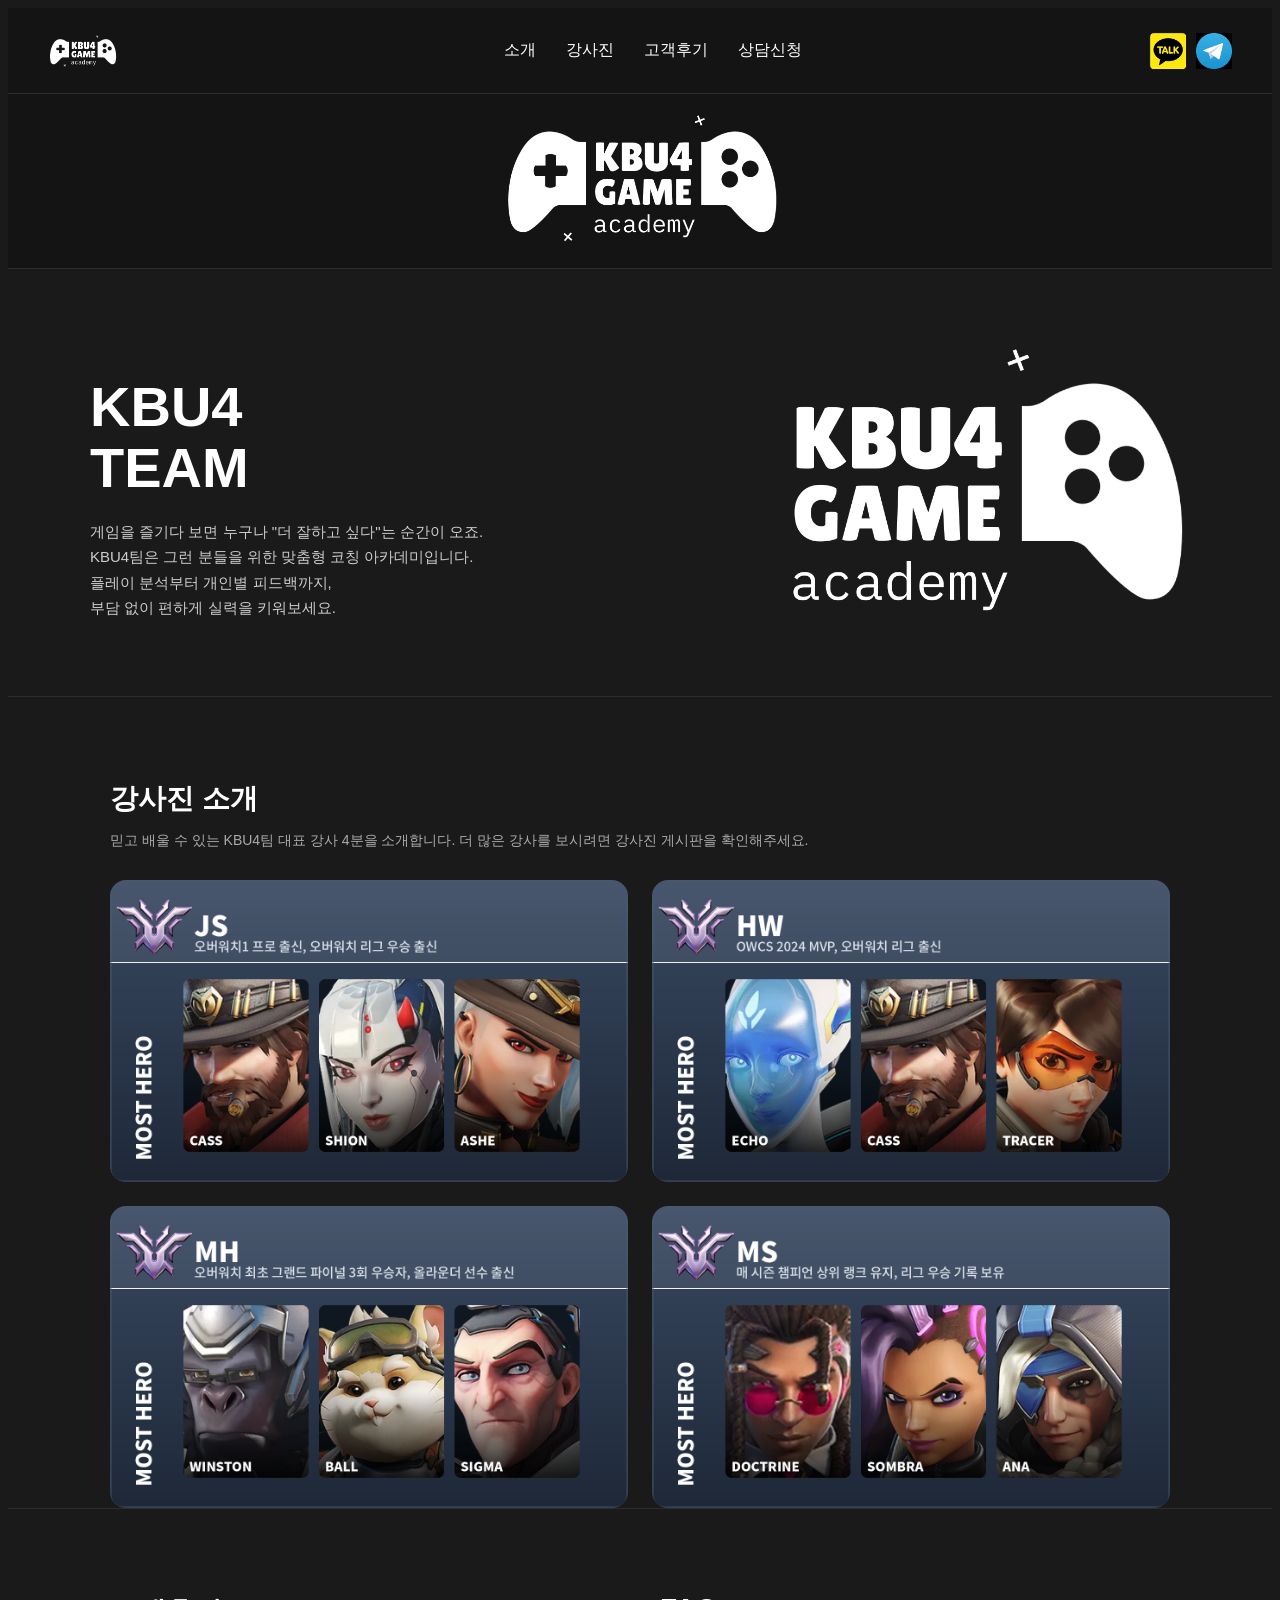
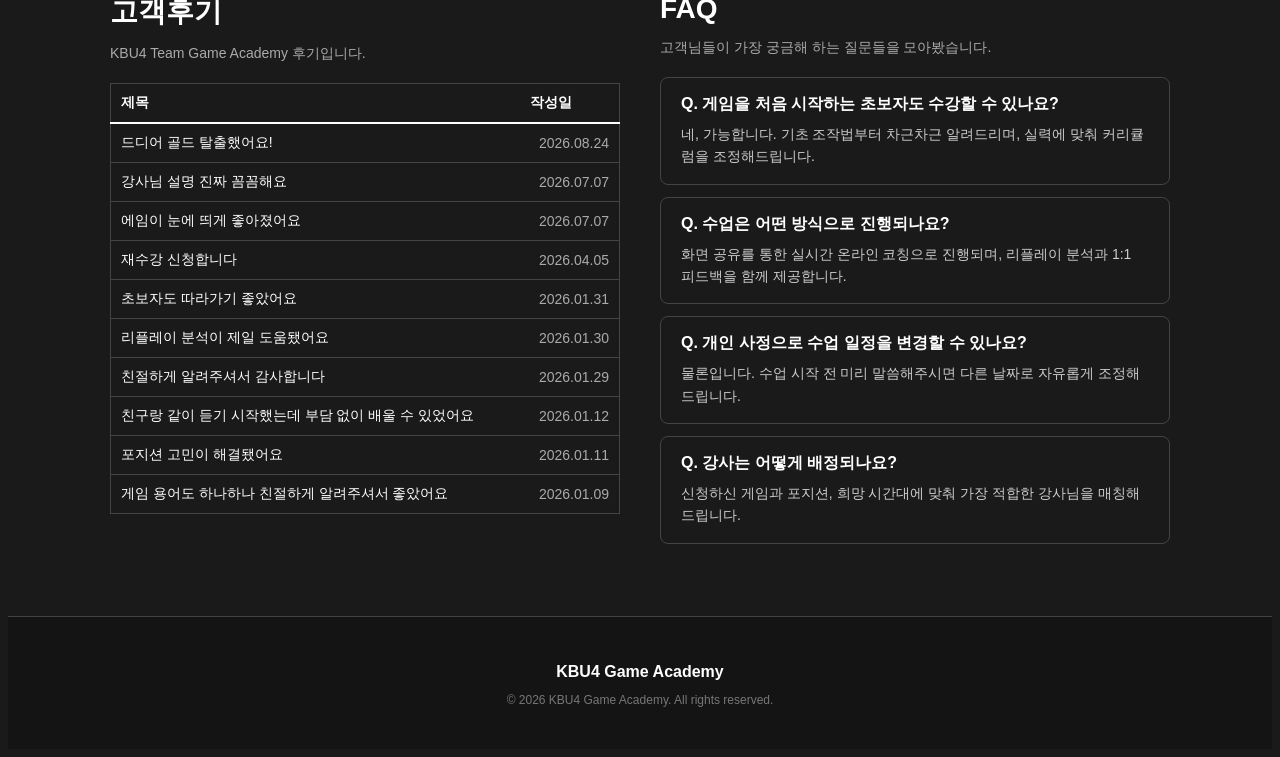
<file: index.html>
<!DOCTYPE html>
<html lang="ko">
<head>
    <meta charset="UTF-8">
    <meta name="viewport" content="width=device-width, initial-scale=1.0">
    <title>KBU4 Game Academy</title>
    <link rel="stylesheet" href="css/common.css">
    <link rel="stylesheet" href="css/index.css">
</head>
<body>
    <header class="header">
    <div class="logo">
        <a href="index.html">
            <img src="images/logo.png" alt="KBU4 Game Academy 로고">
            <!-- <span>KBU4 Game Academy</span> -->
        </a>
    </div>

    <nav class="gnb">
        <ul>
            <li><a href="../index.html">소개</a></li>
            <li><a href="pages/teachers.html">강사진</a></li>
            <li><a href="pages/reviews.html">고객후기</a></li>
            <li><a href="pages/contact.html">상담신청</a></li>
        </ul>
    </nav>

    <div class="header-sns">
        <a href="https://open.kakao.com/o/s1ecX5Pi" target="_blank" class="btn-kakao" title="카카오톡 상담">
            <img src="images/kakao.png" alt="카카오톡 상담">
        </a>
        <a href="https://t.me/Banny_3_official" target="_blank" class="btn-telegram" title="텔레그램 상담">
            <img src="images/telegram.png" alt="텔레그램 상담">
        </a>
    </div>
</header>

    <hr class="section-divider">

    <main>

        <!-- [상단 중앙 브랜드 로고 바] -->
        <section class="top-brand-bar">
            <div class="brand-logo-wrap">
                <img src="images/logo.png" alt="경복대학교 KBU 로고">
            </div>
        </section>

        <hr class="section-divider">

        <!-- [중단 히어로 배너 (소개 구역)] -->
        <section class="hero-section">
            <div class="hero-container">

                <!-- 좌측 텍스트 그룹 -->
                <div class="hero-content"> <!-- 제목과 설명문단을 하나의 div로 묶는 포장 역할  -->
                    <h1 class="hero-title">
                        <span class="title-line">KBU4</span>
                        <span class="title-line">TEAM</span>
                    </h1>

                    <p class="hero-desc">
                        게임을 즐기다 보면 누구나 "더 잘하고 싶다"는 순간이 오죠.<br>
                        KBU4팀은 그런 분들을 위한 맞춤형 코칭 아카데미입니다.<br>
                        플레이 분석부터 개인별 피드백까지,<br>
                        부담 없이 편하게 실력을 키워보세요.
                    </p>
                </div>

                <!-- 우측 로고 이미지 (logo.png) -->
                <div class="hero-visual">
                    <img src="images/Main.png" alt="KBU4 방패 엠블럼">
                </div>

            </div>
        </section>

        <hr class="section-divider">

        <!-- [강사진 소개] -->
        <section class="intro">
            <div class="intro-heading">
                <!-- 강사진 소개 제목과 설명 -->
                <h2>강사진 소개</h2>
                <p>믿고 배울 수 있는 KBU4팀 대표 강사 4분을 소개합니다. 더 많은 강사를 보시려면 강사진 게시판을 확인해주세요.</p>
            </div>

            <!-- 강사진 카드 (포지션별 대표 강사 4명) -->
            <div class="intro-grid">
                <img src="images/deal4.png" alt="딜러 강사 JS" class="intro-card-img">
                <img src="images/deal3.png" alt="딜러 강사 HW" class="intro-card-img">
                <img src="images/tank4.png" alt="탱커 강사 MH" class="intro-card-img">
                <img src="images/sup2.png" alt="서포터 강사 MS" class="intro-card-img">
            </div>
        </section>

        <hr class="section-divider">

        <!-- [고객후기 + FAQ] -->
        <section class="section-wrap">
            <!-- 왼쪽: 고객후기 -->
            <div class="col">
                <h2>고객후기</h2>
                <p class="desc">KBU4 Team Game Academy 후기입니다.</p>
                <!-- 날짜, 데이터 및 너비를 일정하게 나누어서 가져가기 위해 table 태그 사용 -->
                <table class="review-table">
                    <tr>
                        <th>제목</th>
                        <th>작성일</th>
                    </tr>
                    <tr>
                        <td>드디어 골드 탈출했어요!</td>
                        <td class="date">2026.08.24</td>
                    </tr>
                    <tr>
                        <td>강사님 설명 진짜 꼼꼼해요</td>
                        <td class="date">2026.07.07</td>
                    </tr>
                    <tr>
                        <td>에임이 눈에 띄게 좋아졌어요</td>
                        <td class="date">2026.07.07</td>
                    </tr>
                    <tr>
                        <td>재수강 신청합니다</td>
                        <td class="date">2026.04.05</td>
                    </tr>
                    <tr>
                        <td>초보자도 따라가기 좋았어요</td>
                        <td class="date">2026.01.31</td>
                    </tr>
                    <tr>
                        <td>리플레이 분석이 제일 도움됐어요</td>
                        <td class="date">2026.01.30</td>
                    </tr>
                    <tr>
                        <td>친절하게 알려주셔서 감사합니다</td>
                        <td class="date">2026.01.29</td>
                    </tr>
                    <tr>
                        <td>친구랑 같이 듣기 시작했는데 부담 없이 배울 수 있었어요</td>
                        <td class="date">2026.01.12</td>
                    </tr>
                    <tr>
                        <td>포지션 고민이 해결됐어요</td>
                        <td class="date">2026.01.11</td>
                    </tr>
                    <tr>
                        <td>게임 용어도 하나하나 친절하게 알려주셔서 좋았어요</td>
                        <td class="date">2026.01.09</td>
                    </tr>
                </table>
            </div>

            <!-- 오른쪽: FAQ -->
            <div class="col">
                <h2>FAQ</h2>
                <p class="desc">고객님들이 가장 궁금해 하는 질문들을 모아봤습니다.</p>

                <div class="faq-item">
                    <div class="question">Q. 게임을 처음 시작하는 초보자도 수강할 수 있나요?</div>
                    <div class="answer">네, 가능합니다. 기초 조작법부터 차근차근 알려드리며, 실력에 맞춰 커리큘럼을 조정해드립니다.</div>
                </div>

                <div class="faq-item">
                    <div class="question">Q. 수업은 어떤 방식으로 진행되나요?</div>
                    <div class="answer">화면 공유를 통한 실시간 온라인 코칭으로 진행되며, 리플레이 분석과 1:1 피드백을 함께 제공합니다.</div>
                </div>

                <div class="faq-item">
                    <div class="question">Q. 개인 사정으로 수업 일정을 변경할 수 있나요?</div>
                    <div class="answer">물론입니다. 수업 시작 전 미리 말씀해주시면 다른 날짜로 자유롭게 조정해드립니다.</div>
                </div>
                <div class="faq-item">
                    <div class="question">Q. 강사는 어떻게 배정되나요?</div>
                    <div class="answer">신청하신 게임과 포지션, 희망 시간대에 맞춰 가장 적합한 강사님을 매칭해드립니다.</div>
                </div>
            </div>
        </section>

    </main>

    <footer class="footer">
        <p class="footer-logo">KBU4 Game Academy</p> <!-- 사이트 이름을 한번 더 보여주는 로고 -->
        <p class="footer-copyright">© 2026 KBU4 Game Academy. All rights reserved.</p> <!-- 저작권 표시 -->
    </footer>
    <button type="button" id="topBtn" class="top-btn" aria-label="맨 위로 가기">&uarr;</button>
    <script src="js/common.js"></script>
</body>
</html>
</file>
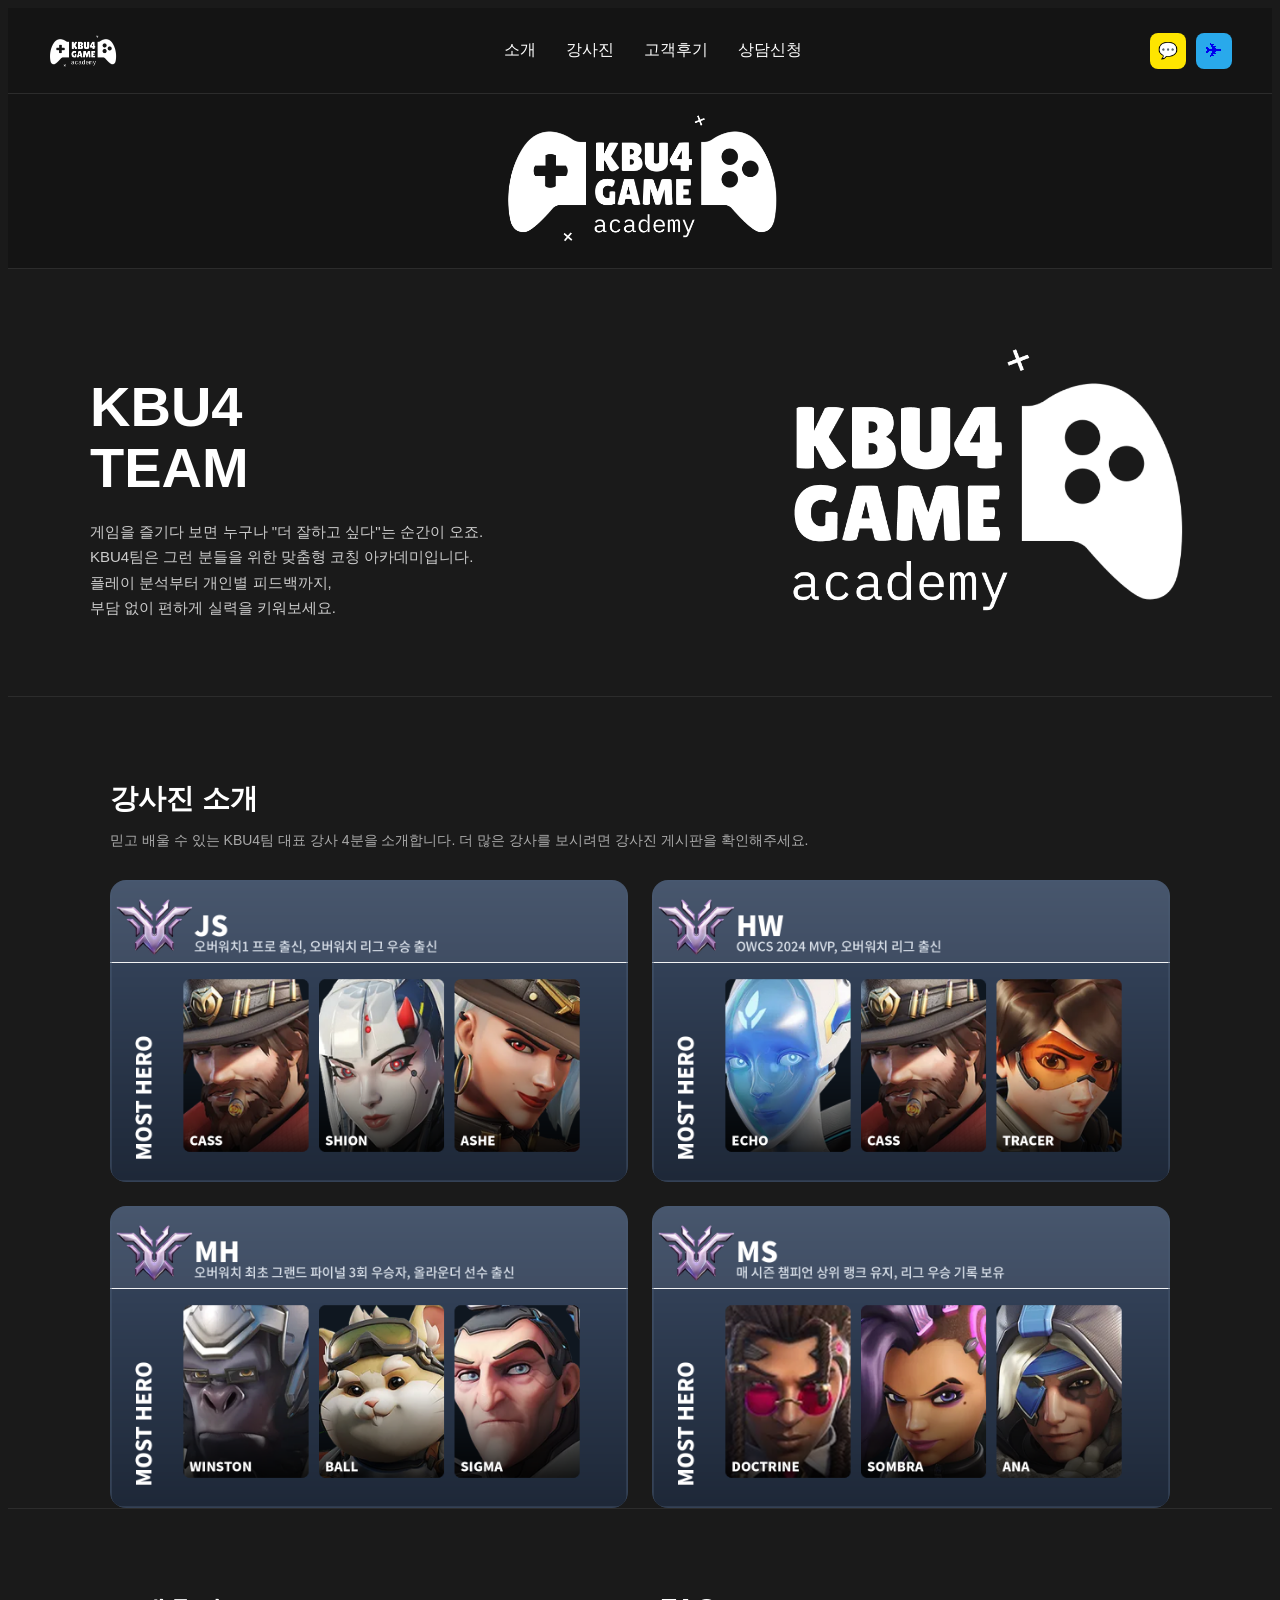
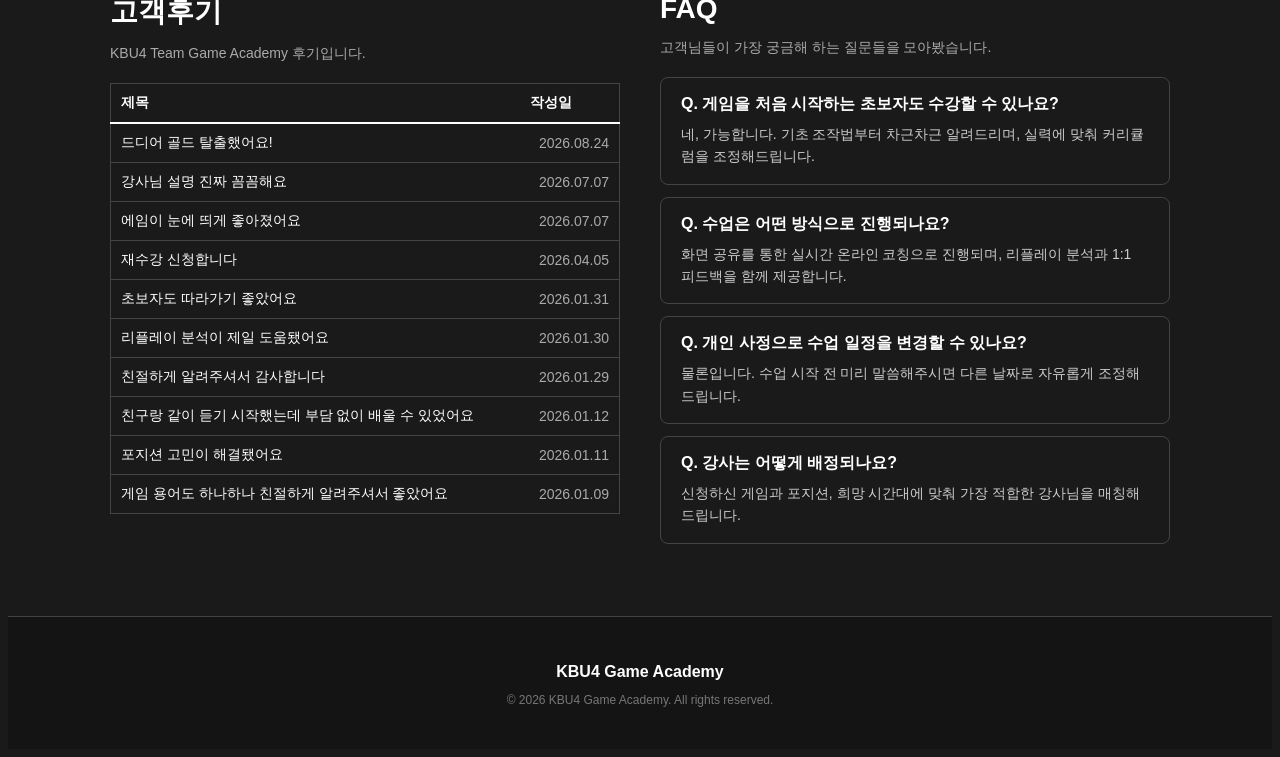
<file: my-project/index.html>
<!DOCTYPE html>
<html lang="ko">
<head>
    <meta charset="UTF-8">
    <meta name="viewport" content="width=device-width, initial-scale=1.0">
    <title>KBU4 Game Academy</title>
    <link rel="stylesheet" href="css/index.css">
</head>
<body>
    <header class="header">
    <div class="logo">
        <a href="index.html">
            <img src="images/logo.png" alt="KBU4 Game Academy 로고">
            <!-- <span>KBU4 Game Academy</span> -->
        </a>
    </div>

    <nav class="gnb">
        <ul>
            <li><a href="../index.html">소개</a></li>
            <li><a href="pages/teachers.html">강사진</a></li>
            <li><a href="pages/reviews.html">고객후기</a></li>
            <li><a href="pages/contact.html">상담신청</a></li>
        </ul>
    </nav>

    <div class="header-sns">
        <a href="https://open.kakao.com/o/s1ecX5Pi" target="_blank" class="btn-kakao" title="카카오톡 상담">💬</a>
        <a href="https://t.me/Banny_3_official" target="_blank" class="btn-telegram" title="텔레그램 상담">✈</a>
    </div>
</header>

    <hr class="section-divider">

    <main>

        <!-- [상단 중앙 브랜드 로고 바] -->
        <section class="top-brand-bar">
            <div class="brand-logo-wrap">
                <img src="images/logo.png" alt="경복대학교 KBU 로고">
            </div>
        </section>

        <hr class="section-divider">

        <!-- [중단 히어로 배너 (소개 구역)] -->
        <section class="hero-section">
            <div class="hero-container">

                <!-- 좌측 텍스트 그룹 -->
                <div class="hero-content"> <!-- 제목과 설명문단을 하나의 div로 묶는 포장 역할  -->
                    <h1 class="hero-title">
                        <span class="title-line">KBU4</span>
                        <span class="title-line">TEAM</span>
                    </h1>

                    <p class="hero-desc">
                        게임을 즐기다 보면 누구나 "더 잘하고 싶다"는 순간이 오죠.<br>
                        KBU4팀은 그런 분들을 위한 맞춤형 코칭 아카데미입니다.<br>
                        플레이 분석부터 개인별 피드백까지,<br>
                        부담 없이 편하게 실력을 키워보세요.
                    </p>
                </div>

                <!-- 우측 로고 이미지 (logo.png) -->
                <div class="hero-visual">
                    <img src="images/Main.png" alt="KBU4 방패 엠블럼">
                </div>

            </div>
        </section>

        <hr class="section-divider">

        <!-- [강사진 소개] -->
        <section class="intro">
            <div class="intro-heading">
                <!-- 강사진 소개 제목과 설명 -->
                <h2>강사진 소개</h2>
                <p>믿고 배울 수 있는 KBU4팀 대표 강사 4분을 소개합니다. 더 많은 강사를 보시려면 강사진 게시판을 확인해주세요.</p>
            </div>

            <!-- 강사진 카드 (포지션별 대표 강사 4명) -->
            <div class="intro-grid">
                <img src="images/deal4.png" alt="딜러 강사 JS" class="intro-card-img">
                <img src="images/deal3.png" alt="딜러 강사 HW" class="intro-card-img">
                <img src="images/tank4.png" alt="탱커 강사 MH" class="intro-card-img">
                <img src="images/sup2.png" alt="서포터 강사 MS" class="intro-card-img">
            </div>
        </section>

        <hr class="section-divider">

        <!-- [고객후기 + FAQ] -->
        <section class="section-wrap">
            <!-- 왼쪽: 고객후기 -->
            <div class="col">
                <h2>고객후기</h2>
                <p class="desc">KBU4 Team Game Academy 후기입니다.</p>
                <!-- 날짜, 데이터 및 너비를 일정하게 나누어서 가져가기 위해 table 태그 사용 -->
                <table class="review-table">
                    <tr>
                        <th>제목</th>
                        <th>작성일</th>
                    </tr>
                    <tr>
                        <td>드디어 골드 탈출했어요!</td>
                        <td class="date">2026.08.24</td>
                    </tr>
                    <tr>
                        <td>강사님 설명 진짜 꼼꼼해요</td>
                        <td class="date">2026.07.07</td>
                    </tr>
                    <tr>
                        <td>에임이 눈에 띄게 좋아졌어요</td>
                        <td class="date">2026.07.07</td>
                    </tr>
                    <tr>
                        <td>재수강 신청합니다</td>
                        <td class="date">2026.04.05</td>
                    </tr>
                    <tr>
                        <td>초보자도 따라가기 좋았어요</td>
                        <td class="date">2026.01.31</td>
                    </tr>
                    <tr>
                        <td>리플레이 분석이 제일 도움됐어요</td>
                        <td class="date">2026.01.30</td>
                    </tr>
                    <tr>
                        <td>친절하게 알려주셔서 감사합니다</td>
                        <td class="date">2026.01.29</td>
                    </tr>
                    <tr>
                        <td>친구랑 같이 듣기 시작했는데 부담 없이 배울 수 있었어요</td>
                        <td class="date">2026.01.12</td>
                    </tr>
                    <tr>
                        <td>포지션 고민이 해결됐어요</td>
                        <td class="date">2026.01.11</td>
                    </tr>
                    <tr>
                        <td>게임 용어도 하나하나 친절하게 알려주셔서 좋았어요</td>
                        <td class="date">2026.01.09</td>
                    </tr>
                </table>
            </div>

            <!-- 오른쪽: FAQ -->
            <div class="col">
                <h2>FAQ</h2>
                <p class="desc">고객님들이 가장 궁금해 하는 질문들을 모아봤습니다.</p>

                <div class="faq-item">
                    <div class="question">Q. 게임을 처음 시작하는 초보자도 수강할 수 있나요?</div>
                    <div class="answer">네, 가능합니다. 기초 조작법부터 차근차근 알려드리며, 실력에 맞춰 커리큘럼을 조정해드립니다.</div>
                </div>

                <div class="faq-item">
                    <div class="question">Q. 수업은 어떤 방식으로 진행되나요?</div>
                    <div class="answer">화면 공유를 통한 실시간 온라인 코칭으로 진행되며, 리플레이 분석과 1:1 피드백을 함께 제공합니다.</div>
                </div>

                <div class="faq-item">
                    <div class="question">Q. 개인 사정으로 수업 일정을 변경할 수 있나요?</div>
                    <div class="answer">물론입니다. 수업 시작 전 미리 말씀해주시면 다른 날짜로 자유롭게 조정해드립니다.</div>
                </div>
                <div class="faq-item">
                    <div class="question">Q. 강사는 어떻게 배정되나요?</div>
                    <div class="answer">신청하신 게임과 포지션, 희망 시간대에 맞춰 가장 적합한 강사님을 매칭해드립니다.</div>
                </div>
            </div>
        </section>

    </main>

    <footer class="footer">
        <p class="footer-logo">KBU4 Game Academy</p> <!-- 사이트 이름을 한번 더 보여주는 로고 -->
        <p class="footer-copyright">© 2026 KBU4 Game Academy. All rights reserved.</p> <!-- 저작권 표시 -->
    </footer>
</body>
</html>
</file>
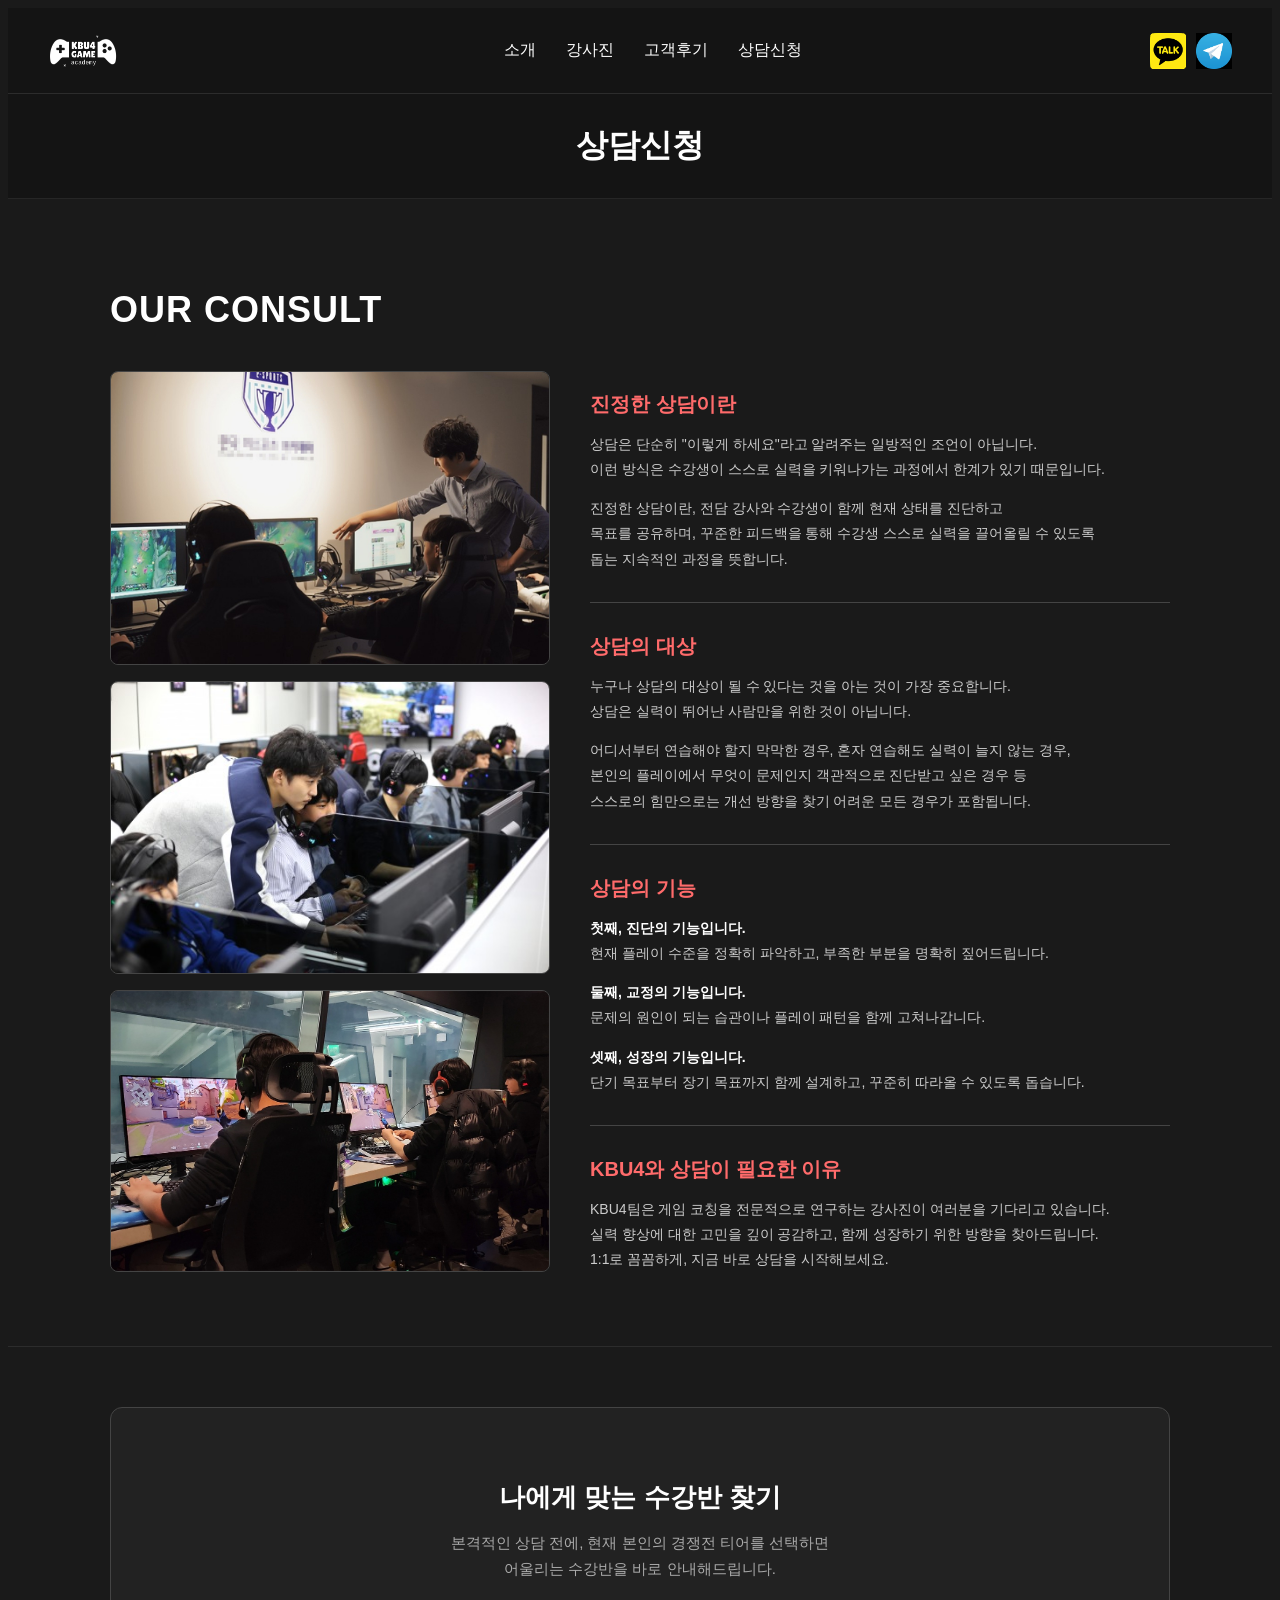
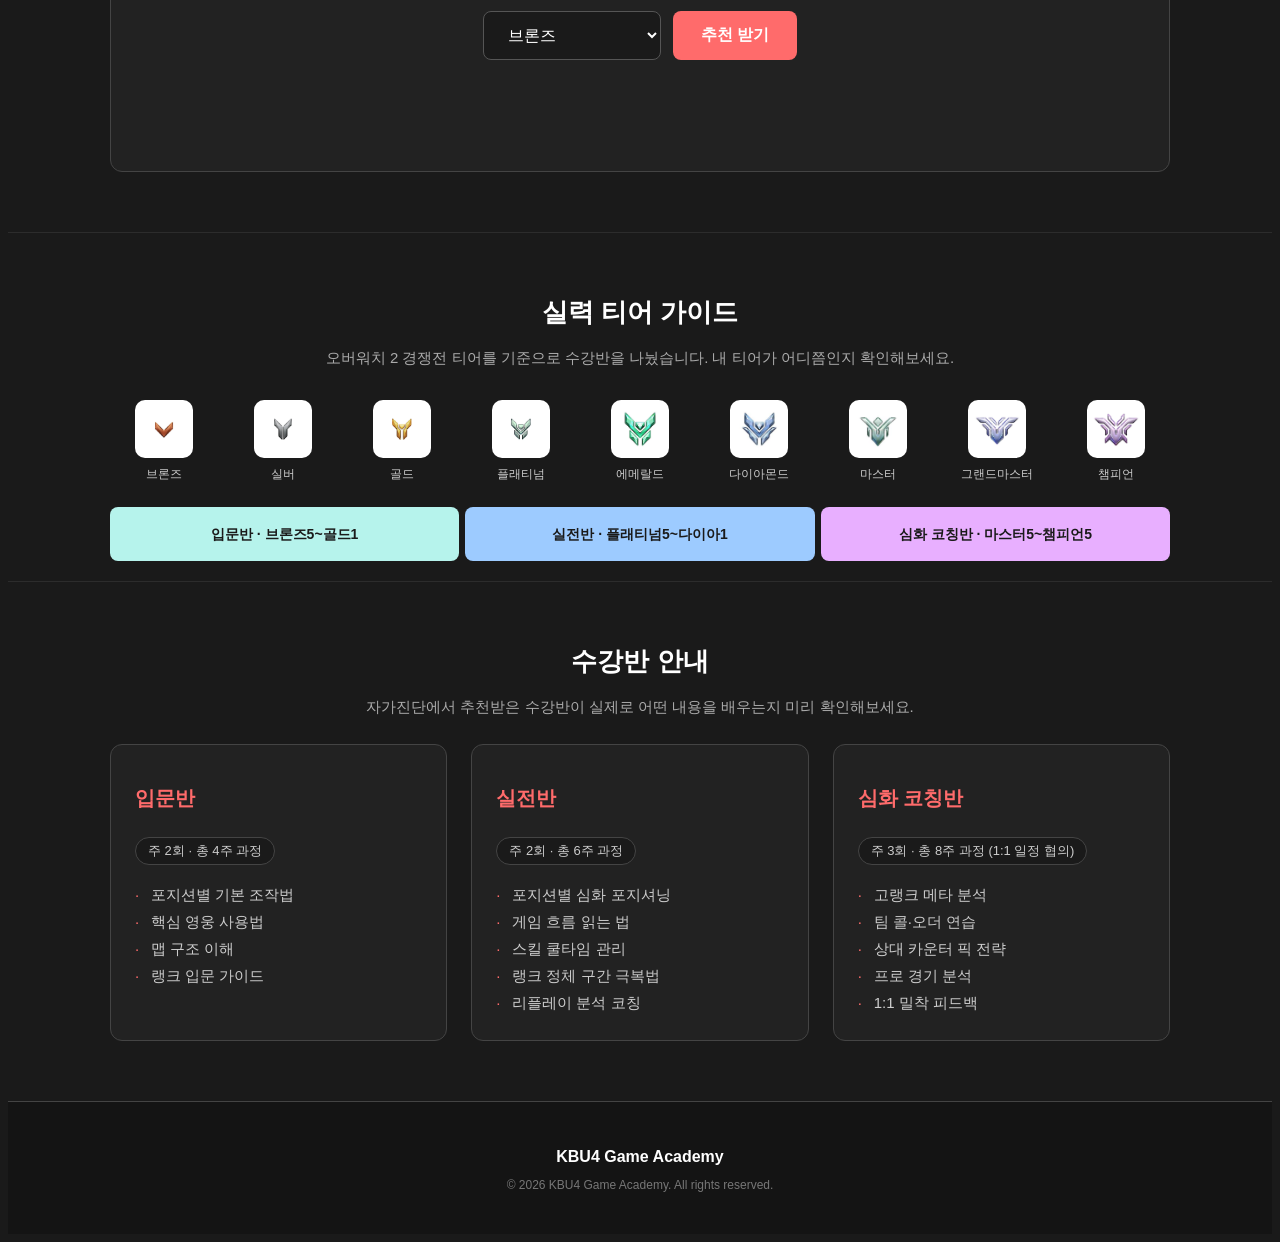
<file: pages/contact.html>
<!DOCTYPE html>
<html lang="ko">
<head>
    <meta charset="UTF-8">
    <meta name="viewport" content="width=device-width, initial-scale=1.0">
    <title>상담신청 | KBU4 Game Academy</title>
    <link rel="stylesheet" href="../css/common.css">
    <link rel="stylesheet" href="../css/contact.css">
</head>
<body>
    <header class="header">
        <div class="logo">
            <a href="../index.html">
                <img src="../images/logo.png" alt="KBU4 Game Academy 로고">
            </a>
        </div>

        <nav class="gnb">
            <ul>
                <li><a href="../index.html">소개</a></li>
                <li><a href="teachers.html">강사진</a></li>
                <li><a href="reviews.html">고객후기</a></li>
                <li><a href="contact.html">상담신청</a></li>
            </ul>
        </nav>

        <div class="header-sns">
            <a href="https://open.kakao.com/o/s1ecX5Pi" target="_blank" class="btn-kakao" title="카카오톡 상담">
                <img src="../images/kakao.png" alt="카카오톡 상담">
            </a>
            <a href="https://t.me/Banny_3_official" target="_blank" class="btn-telegram" title="텔레그램 상담">
                <img src="../images/telegram.png" alt="텔레그램 상담">
            </a>
        </div>
    </header>

    <hr class="section-divider">

    <div class="page-banner">상담신청</div>

    <main>
        <section class="consult-intro">
            <h2 class="consult-title">OUR CONSULT</h2>

            <div class="consult-row">
                <div class="consult-photo">
                    <img src="../images/consult1.jpg" alt="상담 이미지 1">
                    <img src="../images/consult2.jpg" alt="상담 이미지 2">
                    <img src="../images/consult3.jpg" alt="상담 이미지 3">
                </div>

                <div class="consult-content">
                    <div class="consult-block">
                        <h3>진정한 상담이란</h3>
                        <p>
                            상담은 단순히 "이렇게 하세요"라고 알려주는 일방적인 조언이 아닙니다.<br>
                            이런 방식은 수강생이 스스로 실력을 키워나가는 과정에서 한계가 있기 때문입니다.
                        </p>
                        <p>
                            진정한 상담이란, 전담 강사와 수강생이 함께 현재 상태를 진단하고<br>
                            목표를 공유하며, 꾸준한 피드백을 통해 수강생 스스로 실력을 끌어올릴 수 있도록<br>
                            돕는 지속적인 과정을 뜻합니다.
                        </p>
                    </div>

                    <hr class="block-divider">

                    <div class="consult-block">
                        <h3>상담의 대상</h3>
                        <p>
                            누구나 상담의 대상이 될 수 있다는 것을 아는 것이 가장 중요합니다.<br>
                            상담은 실력이 뛰어난 사람만을 위한 것이 아닙니다.
                        </p>
                        <p>
                            어디서부터 연습해야 할지 막막한 경우, 혼자 연습해도 실력이 늘지 않는 경우,<br>
                            본인의 플레이에서 무엇이 문제인지 객관적으로 진단받고 싶은 경우 등<br>
                            스스로의 힘만으로는 개선 방향을 찾기 어려운 모든 경우가 포함됩니다.
                        </p>
                    </div>

                    <hr class="block-divider">

                    <div class="consult-block">
                        <h3>상담의 기능</h3>
                        <p>
                            <strong>첫째, 진단의 기능입니다.</strong><br>
                            현재 플레이 수준을 정확히 파악하고, 부족한 부분을 명확히 짚어드립니다.
                        </p>
                        <p>
                            <strong>둘째, 교정의 기능입니다.</strong><br>
                            문제의 원인이 되는 습관이나 플레이 패턴을 함께 고쳐나갑니다.
                        </p>
                        <p>
                            <strong>셋째, 성장의 기능입니다.</strong><br>
                            단기 목표부터 장기 목표까지 함께 설계하고, 꾸준히 따라올 수 있도록 돕습니다.
                        </p>
                    </div>

                    <hr class="block-divider">

                    <div class="consult-block">
                        <h3>KBU4와 상담이 필요한 이유</h3>
                        <p>
                            KBU4팀은 게임 코칭을 전문적으로 연구하는 강사진이 여러분을 기다리고 있습니다.<br>
                            실력 향상에 대한 고민을 깊이 공감하고, 함께 성장하기 위한 방향을 찾아드립니다.<br>
                            1:1로 꼼꼼하게, 지금 바로 상담을 시작해보세요.
                        </p>
                    </div>
                </div>
            </div>
        </section>

        <hr class="section-divider">

        <!-- ===== 간단 자가진단 (레벨 체크) ===== -->
        <section class="level-check">
            <div class="level-check-card">
                <h2 class="level-check-title">나에게 맞는 수강반 찾기</h2>
                <p class="level-check-desc">
                    본격적인 상담 전에, 현재 본인의 경쟁전 티어를 선택하면<br>
                    어울리는 수강반을 바로 안내해드립니다.
                </p>

                <div class="level-check-box">
                    <select id="levelSelect">
                        <option value="브론즈">브론즈</option>
                        <option value="실버">실버</option>
                        <option value="골드">골드</option>
                        <option value="플래티넘">플래티넘</option>
                        <option value="에메랄드">에메랄드</option>
                        <option value="다이아몬드">다이아몬드</option>
                        <option value="마스터">마스터</option>
                        <option value="그랜드마스터">그랜드마스터</option>
                        <option value="챔피언">챔피언</option>
                        <option value="기타">기타 (언랭크 등)</option>
                    </select>
                    <button onclick="recommend()">추천 받기</button>
                </div>

                <p id="result" class="level-check-result"></p>

                <!-- 기타 선택 시에만 카카오톡/텔레그램 링크가 여기에 채워짐 -->
                <div id="resultLinks" class="level-check-links"></div>
            </div>
        </section>

        <hr class="section-divider">

        <!-- ===== 티어 가이드 ===== -->
        <section class="tier-guide">
            <h2 class="tier-guide-title">실력 티어 가이드</h2>
            <p class="tier-guide-desc">
                오버워치 2 경쟁전 티어를 기준으로 수강반을 나눴습니다. 내 티어가 어디쯤인지 확인해보세요.
            </p>

            <div class="tier-row">
                <div class="tier-badge">
                    <img class="tier-icon" src="../images/bronze.jpg" alt="브론즈 티어 배지">
                    <span class="tier-label">브론즈</span>
                </div>
                <div class="tier-badge">
                    <img class="tier-icon" src="../images/silver.jpg" alt="실버 티어 배지">
                    <span class="tier-label">실버</span>
                </div>
                <div class="tier-badge">
                    <img class="tier-icon" src="../images/gold.jpg" alt="골드 티어 배지">
                    <span class="tier-label">골드</span>
                </div>
                <div class="tier-badge">
                    <img class="tier-icon" src="../images/platinum.jpg" alt="플래티넘 티어 배지">
                    <span class="tier-label">플래티넘</span>
                </div>
                <div class="tier-badge">
                    <img class="tier-icon" src="../images/emerald.jpg" alt="에메랄드 티어 배지">
                    <span class="tier-label">에메랄드</span>
                </div>
                <div class="tier-badge">
                    <img class="tier-icon" src="../images/diamond.jpg" alt="다이아몬드 티어 배지">
                    <span class="tier-label">다이아몬드</span>
                </div>
                <div class="tier-badge">
                    <img class="tier-icon" src="../images/master.jpg" alt="마스터 티어 배지">
                    <span class="tier-label">마스터</span>
                </div>
                <div class="tier-badge">
                    <img class="tier-icon" src="../images/grandmaster.jpg" alt="그랜드마스터 티어 배지">
                    <span class="tier-label">그랜드마스터</span>
                </div>
                <div class="tier-badge">
                    <img class="tier-icon" src="../images/champion.jpg" alt="챔피언 티어 배지">
                    <span class="tier-label">챔피언</span>
                </div>
            </div>

            <div class="tier-bands">
                <div class="tier-band band-basic">입문반 · 브론즈5~골드1</div>
                <div class="tier-band band-practice">실전반 · 플래티넘5~다이아1</div>
                <div class="tier-band band-advanced">심화 코칭반 · 마스터5~챔피언5</div>
            </div>
        </section>

        <hr class="section-divider">

        <!-- ===== 수강반 안내 ===== -->
        <section class="course-guide">
            <h2 class="course-guide-title">수강반 안내</h2>
            <p class="course-guide-desc">
                자가진단에서 추천받은 수강반이 실제로 어떤 내용을 배우는지 미리 확인해보세요.
            </p>

            <div class="course-grid">
                <div class="course-card">
                    <h3 class="course-name">입문반</h3>
                    <p class="course-schedule">주 2회 · 총 4주 과정</p>
                    <ul class="course-list">
                        <li>포지션별 기본 조작법</li>
                        <li>핵심 영웅 사용법</li>
                        <li>맵 구조 이해</li>
                        <li>랭크 입문 가이드</li>
                    </ul>
                </div>

                <div class="course-card">
                    <h3 class="course-name">실전반</h3>
                    <p class="course-schedule">주 2회 · 총 6주 과정</p>
                    <ul class="course-list">
                        <li>포지션별 심화 포지셔닝</li>
                        <li>게임 흐름 읽는 법</li>
                        <li>스킬 쿨타임 관리</li>
                        <li>랭크 정체 구간 극복법</li>
                        <li>리플레이 분석 코칭</li>
                    </ul>
                </div>

                <div class="course-card">
                    <h3 class="course-name">심화 코칭반</h3>
                    <p class="course-schedule">주 3회 · 총 8주 과정 (1:1 일정 협의)</p>
                    <ul class="course-list">
                        <li>고랭크 메타 분석</li>
                        <li>팀 콜·오더 연습</li>
                        <li>상대 카운터 픽 전략</li>
                        <li>프로 경기 분석</li>
                        <li>1:1 밀착 피드백</li>
                    </ul>
                </div>
            </div>
        </section>
    </main>

    <footer class="footer">
        <p class="footer-logo">KBU4 Game Academy</p>
        <p class="footer-copyright">© 2026 KBU4 Game Academy. All rights reserved.</p>
    </footer>

    <button type="button" id="topBtn" class="top-btn" aria-label="맨 위로 가기">&uarr;</button>
    <script src="../js/common.js"></script>
    <script>
        function recommend() {
            const level = document.querySelector("#levelSelect").value;

            // 티어별 수강반 매핑
            const basicTiers = ["브론즈", "실버", "골드"];
            const practiceTiers = ["플래티넘", "에메랄드", "다이아몬드"];
            const advancedTiers = ["마스터", "그랜드마스터", "챔피언"];

            let levelClass;

            if (basicTiers.includes(level)) {
                levelClass = "입문반을 추천드립니다. 기초부터 차근차근 시작해요.";
            } else if (practiceTiers.includes(level)) {
                levelClass = "실전반을 추천드립니다. 실전 상황별 대응을 연습해요.";
            } else if (advancedTiers.includes(level)) {
                levelClass = "심화 코칭반을 추천드립니다. 디테일한 교정에 집중해요.";
            } else if (level === "기타") {
                levelClass = "1:1 상담을 통해 맞춤형으로 안내드리겠습니다.";
            } else {
                levelClass = "티어를 선택해 주세요.";
            }

            document.querySelector("#result").textContent = `${levelClass}`; // 2026-10-14일 배운 내용 추가

            // "기타"를 선택했을 때만 카카오톡/텔레그램 링크를 보여줌
            const linksBox = document.querySelector("#resultLinks");

            if (level === "기타") {
                linksBox.innerHTML = `
                    <a href="https://open.kakao.com/o/s1ecX5Pi" target="_blank" class="result-link kakao">
                        <img src="../images/kakao.png" alt="" class="result-link-icon"> 카카오톡으로 상담하기
                    </a>
                    <a href="https://t.me/Banny_3_official" target="_blank" class="result-link telegram">
                        <img src="../images/telegram.png" alt="" class="result-link-icon"> 텔레그램으로 상담하기
                    </a>
                `;
            } else {
                linksBox.innerHTML = "";
            }
        }
    </script>
</body>
</html>
</file>
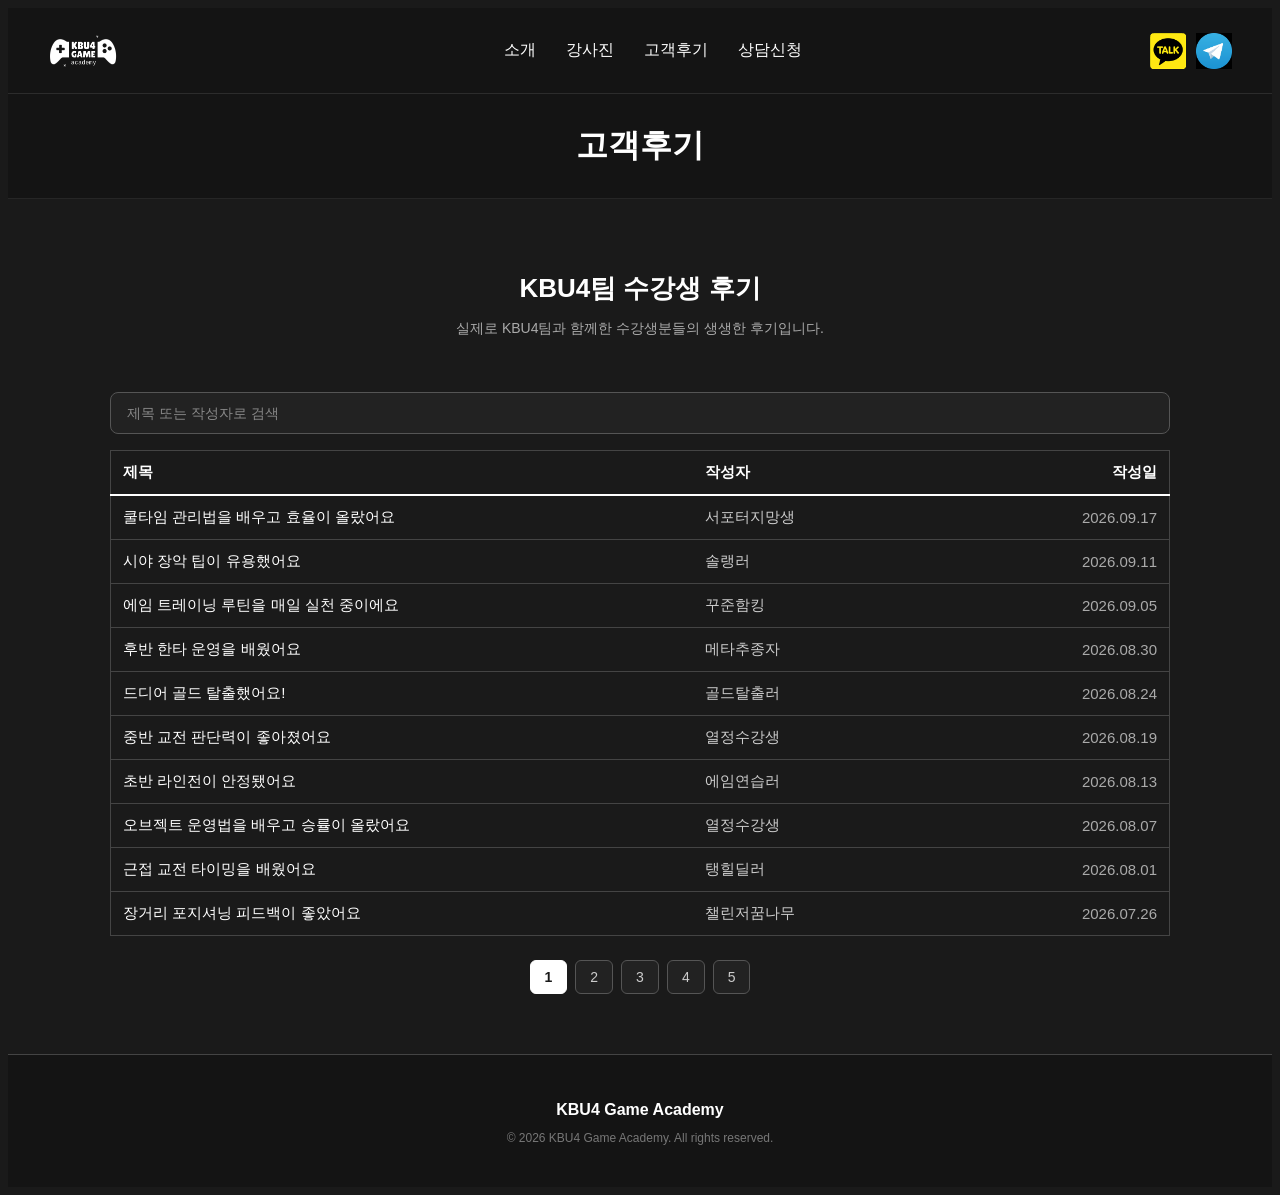
<file: pages/reviews.html>
<!DOCTYPE html>
<html lang="ko">
<head>
    <meta charset="UTF-8">
    <meta name="viewport" content="width=device-width, initial-scale=1.0">
    <title>고객후기 | KBU4 Game Academy</title>
    <link rel="stylesheet" href="../css/common.css">
    <link rel="stylesheet" href="../css/reviews.css">
</head>
<body>
    <header class="header">
        <div class="logo">
            <a href="../index.html">
                <img src="../images/logo.png" alt="KBU4 Game Academy 로고">
            </a>
        </div>

        <nav class="gnb">
            <ul>
                <li><a href="../index.html">소개</a></li>
                <li><a href="teachers.html">강사진</a></li>
                <li><a href="reviews.html">고객후기</a></li>
                <li><a href="contact.html">상담신청</a></li>
            </ul>
        </nav>

        <div class="header-sns">
            <a href="https://open.kakao.com/o/s1ecX5Pi" target="_blank" class="btn-kakao" title="카카오톡 상담">
                <img src="../images/kakao.png" alt="카카오톡 상담">
            </a>
            <a href="https://t.me/Banny_3_official" target="_blank" class="btn-telegram" title="텔레그램 상담">
                <img src="../images/telegram.png" alt="텔레그램 상담">
            </a>
        </div>
    </header>

    <hr class="section-divider">

    <div class="page-banner">고객후기</div>

    <main>
        <div class="reviews-heading">
            <h2>KBU4팀 수강생 후기</h2>
            <p>실제로 KBU4팀과 함께한 수강생분들의 생생한 후기입니다.</p>
        </div>

        <div class="reviews-wrap">
            <div class="review-search-box">
                <input type="text" id="reviewSearch" class="review-search" placeholder="제목 또는 작성자로 검색">
            </div>

            <table class="review-table">
                <thead>
                    <tr>
                        <th>제목</th>
                        <th>작성자</th>
                        <th>작성일</th>
                    </tr>
                </thead>
                <tbody id="reviewBody">
                    <!-- reviews.json 데이터를 JS로 불러와서 채웁니다 -->
                </tbody>
            </table>

            <p id="noResult" class="no-result">검색 결과가 없습니다.</p>

            <div id="pagination" class="pagination"></div>
        </div>
    </main>

    <footer class="footer">
        <p class="footer-logo">KBU4 Game Academy</p>
        <p class="footer-copyright">© 2026 KBU4 Game Academy. All rights reserved.</p>
    </footer>

    <button type="button" id="topBtn" class="top-btn" aria-label="맨 위로 가기">&uarr;</button>
    <script src="../js/common.js"></script>
    <script src="../js/reviews.js"></script>
</body>
</html>
</file>
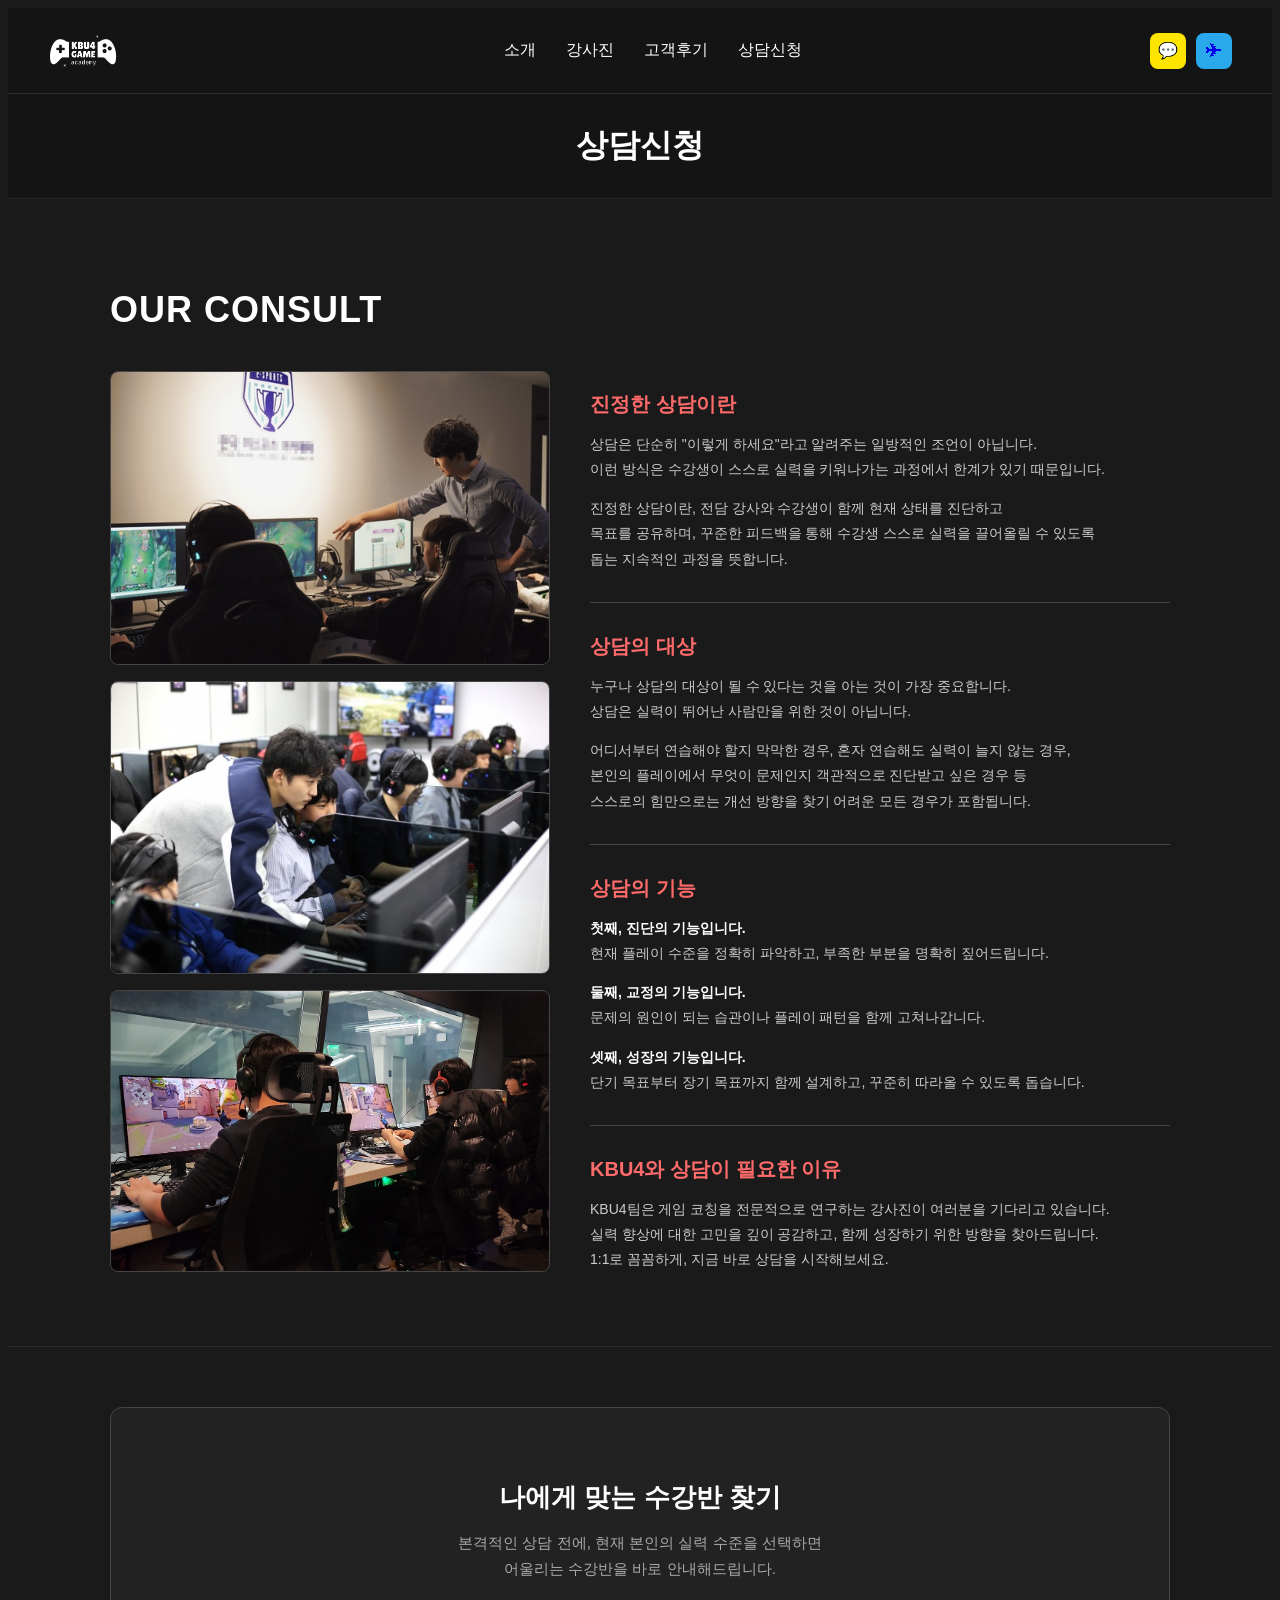
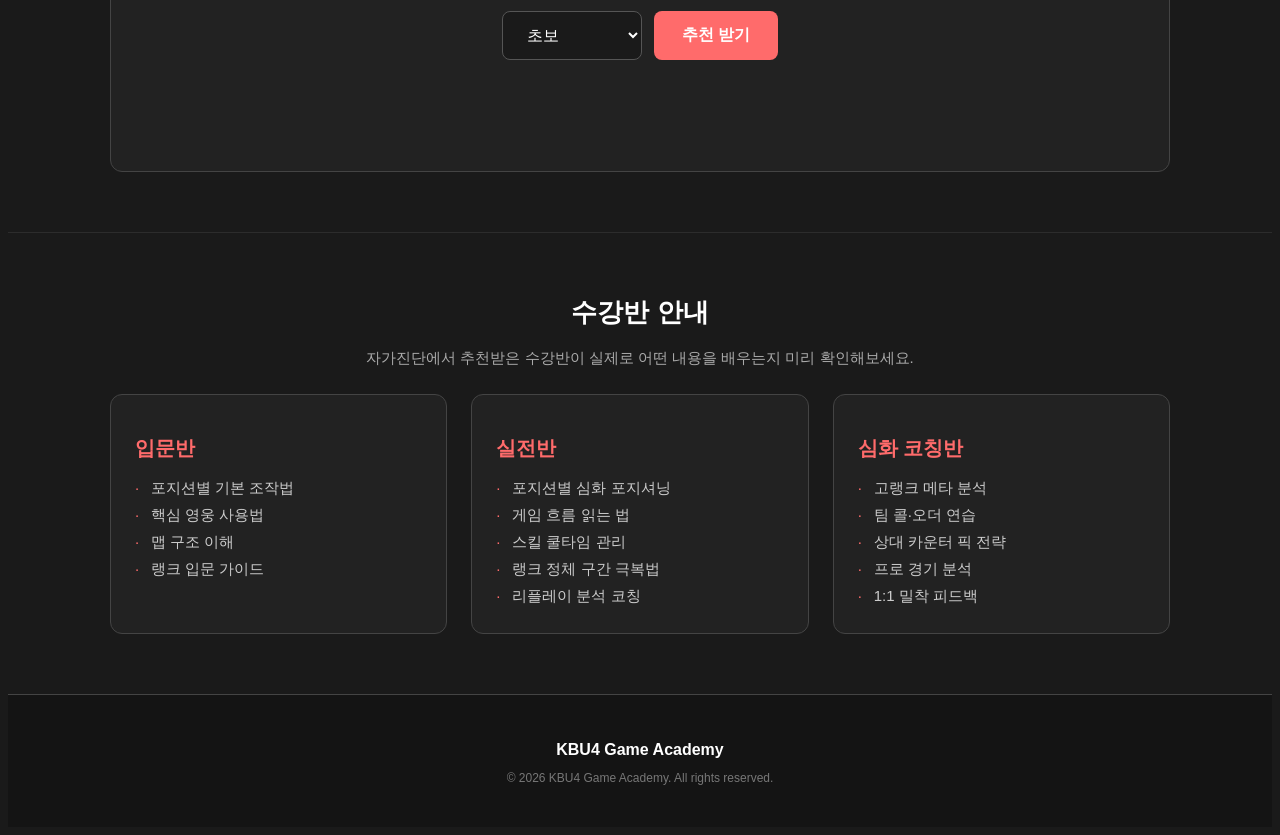
<file: my-project/pages/contact.html>
<!DOCTYPE html>
<html lang="ko">
<head>
    <meta charset="UTF-8">
    <meta name="viewport" content="width=device-width, initial-scale=1.0">
    <title>상담신청 | KBU4 Game Academy</title>
    <link rel="stylesheet" href="../css/contact.css">
</head>
<body>
    <header class="header">
        <div class="logo">
            <a href="../index.html">
                <img src="../images/logo.png" alt="KBU4 Game Academy 로고">
            </a>
        </div>

        <nav class="gnb">
            <ul>
                <li><a href="../index.html">소개</a></li>
                <li><a href="teachers.html">강사진</a></li>
                <li><a href="../index.html#review">고객후기</a></li>
                <li><a href="contact.html">상담신청</a></li>
            </ul>
        </nav>

        <div class="header-sns">
            <a href="https://open.kakao.com/o/s1ecX5Pi" target="_blank" class="btn-kakao" title="카카오톡 상담">💬</a>
            <a href="https://t.me/Banny_3_official" target="_blank" class="btn-telegram" title="텔레그램 상담">✈</a>
        </div>
    </header>

    <hr class="section-divider">

    <div class="page-banner">상담신청</div>

    <main>
        <section class="consult-intro">
            <h2 class="consult-title">OUR CONSULT</h2>

            <div class="consult-row">
                <div class="consult-photo">
                    <img src="../images/consult1.jpg" alt="상담 이미지 1">
                    <img src="../images/consult2.jpg" alt="상담 이미지 2">
                    <img src="../images/consult3.jpg" alt="상담 이미지 3">
                </div>

                <div class="consult-content">
                    <div class="consult-block">
                        <h3>진정한 상담이란</h3>
                        <p>
                            상담은 단순히 "이렇게 하세요"라고 알려주는 일방적인 조언이 아닙니다.<br>
                            이런 방식은 수강생이 스스로 실력을 키워나가는 과정에서 한계가 있기 때문입니다.
                        </p>
                        <p>
                            진정한 상담이란, 전담 강사와 수강생이 함께 현재 상태를 진단하고<br>
                            목표를 공유하며, 꾸준한 피드백을 통해 수강생 스스로 실력을 끌어올릴 수 있도록<br>
                            돕는 지속적인 과정을 뜻합니다.
                        </p>
                    </div>

                    <hr class="block-divider">

                    <div class="consult-block">
                        <h3>상담의 대상</h3>
                        <p>
                            누구나 상담의 대상이 될 수 있다는 것을 아는 것이 가장 중요합니다.<br>
                            상담은 실력이 뛰어난 사람만을 위한 것이 아닙니다.
                        </p>
                        <p>
                            어디서부터 연습해야 할지 막막한 경우, 혼자 연습해도 실력이 늘지 않는 경우,<br>
                            본인의 플레이에서 무엇이 문제인지 객관적으로 진단받고 싶은 경우 등<br>
                            스스로의 힘만으로는 개선 방향을 찾기 어려운 모든 경우가 포함됩니다.
                        </p>
                    </div>

                    <hr class="block-divider">

                    <div class="consult-block">
                        <h3>상담의 기능</h3>
                        <p>
                            <strong>첫째, 진단의 기능입니다.</strong><br>
                            현재 플레이 수준을 정확히 파악하고, 부족한 부분을 명확히 짚어드립니다.
                        </p>
                        <p>
                            <strong>둘째, 교정의 기능입니다.</strong><br>
                            문제의 원인이 되는 습관이나 플레이 패턴을 함께 고쳐나갑니다.
                        </p>
                        <p>
                            <strong>셋째, 성장의 기능입니다.</strong><br>
                            단기 목표부터 장기 목표까지 함께 설계하고, 꾸준히 따라올 수 있도록 돕습니다.
                        </p>
                    </div>

                    <hr class="block-divider">

                    <div class="consult-block">
                        <h3>KBU4와 상담이 필요한 이유</h3>
                        <p>
                            KBU4팀은 게임 코칭을 전문적으로 연구하는 강사진이 여러분을 기다리고 있습니다.<br>
                            실력 향상에 대한 고민을 깊이 공감하고, 함께 성장하기 위한 방향을 찾아드립니다.<br>
                            1:1로 꼼꼼하게, 지금 바로 상담을 시작해보세요.
                        </p>
                    </div>
                </div>
            </div>
        </section>

        <hr class="section-divider">

        <!-- ===== 간단 자가진단 (레벨 체크) ===== -->
        <section class="level-check">
            <div class="level-check-card">
                <h2 class="level-check-title">나에게 맞는 수강반 찾기</h2>
                <p class="level-check-desc">
                    본격적인 상담 전에, 현재 본인의 실력 수준을 선택하면<br>
                    어울리는 수강반을 바로 안내해드립니다.
                </p>

                <div class="level-check-box">
                    <select id="levelSelect">
                        <option value="초보">초보</option>
                        <option value="중급">중급</option>
                        <option value="상급">상급</option>
                        <option value="기타">기타</option>
                    </select>
                    <button onclick="recommend()">추천 받기</button>
                </div>

                <p id="result" class="level-check-result"></p>

                <!-- 기타 선택 시에만 카카오톡/텔레그램 링크가 여기에 채워짐 -->
                <div id="resultLinks" class="level-check-links"></div>
            </div>
        </section>

        <hr class="section-divider">

        <!-- ===== 수강반 안내 ===== -->
        <section class="course-guide">
            <h2 class="course-guide-title">수강반 안내</h2>
            <p class="course-guide-desc">
                자가진단에서 추천받은 수강반이 실제로 어떤 내용을 배우는지 미리 확인해보세요.
            </p>

            <div class="course-grid">
                <div class="course-card">
                    <h3 class="course-name">입문반</h3>
                    <ul class="course-list">
                        <li>포지션별 기본 조작법</li>
                        <li>핵심 영웅 사용법</li>
                        <li>맵 구조 이해</li>
                        <li>랭크 입문 가이드</li>
                    </ul>
                </div>

                <div class="course-card">
                    <h3 class="course-name">실전반</h3>
                    <ul class="course-list">
                        <li>포지션별 심화 포지셔닝</li>
                        <li>게임 흐름 읽는 법</li>
                        <li>스킬 쿨타임 관리</li>
                        <li>랭크 정체 구간 극복법</li>
                        <li>리플레이 분석 코칭</li>
                    </ul>
                </div>

                <div class="course-card">
                    <h3 class="course-name">심화 코칭반</h3>
                    <ul class="course-list">
                        <li>고랭크 메타 분석</li>
                        <li>팀 콜·오더 연습</li>
                        <li>상대 카운터 픽 전략</li>
                        <li>프로 경기 분석</li>
                        <li>1:1 밀착 피드백</li>
                    </ul>
                </div>
            </div>
        </section>
    </main>

    <footer class="footer">
        <p class="footer-logo">KBU4 Game Academy</p>
        <p class="footer-copyright">© 2026 KBU4 Game Academy. All rights reserved.</p>
    </footer>

    <script>
        function recommend() {
            const level = document.querySelector("#levelSelect").value;

            let levelClass;

            if (level === "초보") {
                levelClass = "입문반을 추천드립니다. 기초부터 차근차근 시작해요.";
            } else if (level === "중급") {
                levelClass = "실전반을 추천드립니다. 실전 상황별 대응을 연습해요.";
            } else if (level === "상급") {
                levelClass = "심화 코칭반을 추천드립니다. 디테일한 교정에 집중해요.";
            } else if (level === "기타") {
                levelClass = "1:1 상담을 통해 맞춤형으로 안내드리겠습니다.";
            } else {
                levelClass = "실력 수준을 선택해 주세요.";
            }

            document.querySelector("#result").textContent = `${levelClass}`; // 2026-10-14일 배운 내용 추가

            // "기타"를 선택했을 때만 카카오톡/텔레그램 링크를 보여줌
            const linksBox = document.querySelector("#resultLinks");

            if (level === "기타") {
                linksBox.innerHTML = `
                    <a href="https://open.kakao.com/o/s1ecX5Pi" target="_blank" class="result-link kakao">💬 카카오톡으로 상담하기</a>
                    <a href="https://t.me/Banny_3_official" target="_blank" class="result-link telegram">✈ 텔레그램으로 상담하기</a>
                `;
            } else {
                linksBox.innerHTML = "";
            }
        }
    </script>
</body>
</html>
</file>
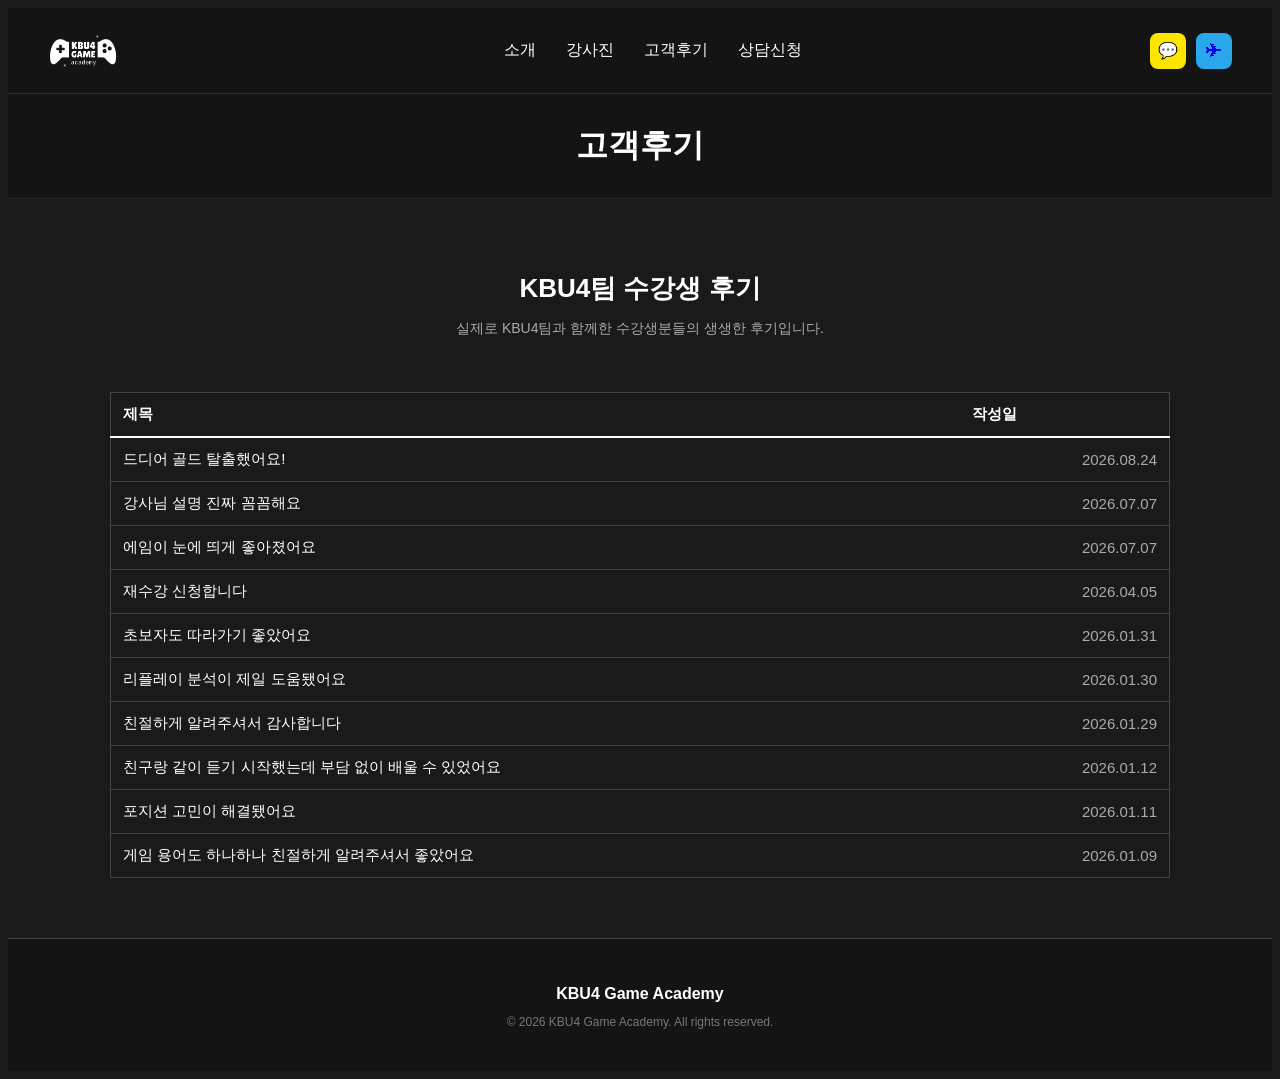
<file: my-project/pages/reviews.html>
<!DOCTYPE html>
<html lang="ko">
<head>
    <meta charset="UTF-8">
    <meta name="viewport" content="width=device-width, initial-scale=1.0">
    <title>고객후기 | KBU4 Game Academy</title>
    <link rel="stylesheet" href="../css/reviews.css">
</head>
<body>
    <header class="header">
        <div class="logo">
            <a href="../index.html">
                <img src="../images/logo.png" alt="KBU4 Game Academy 로고">
            </a>
        </div>

        <nav class="gnb">
            <ul>
                <li><a href="../index.html">소개</a></li>
                <li><a href="teachers.html">강사진</a></li>
                <li><a href="reviews.html">고객후기</a></li>
                <li><a href="contact.html">상담신청</a></li>
            </ul>
        </nav>

        <div class="header-sns">
            <a href="https://open.kakao.com/o/s1ecX5Pi" target="_blank" class="btn-kakao" title="카카오톡 상담">💬</a>
            <a href="https://t.me/Banny_3_official" target="_blank" class="btn-telegram" title="텔레그램 상담">✈</a>
        </div>
    </header>

    <hr class="section-divider">

    <div class="page-banner">고객후기</div>

    <main>
        <div class="reviews-heading">
            <h2>KBU4팀 수강생 후기</h2>
            <p>실제로 KBU4팀과 함께한 수강생분들의 생생한 후기입니다.</p>
        </div>

        <div class="reviews-wrap">
            <table class="review-table">
                <tr>
                    <th>제목</th>
                    <th>작성일</th>
                </tr>
                <tr>
                    <td>드디어 골드 탈출했어요!</td>
                    <td class="date">2026.08.24</td>
                </tr>
                <tr>
                    <td>강사님 설명 진짜 꼼꼼해요</td>
                    <td class="date">2026.07.07</td>
                </tr>
                <tr>
                    <td>에임이 눈에 띄게 좋아졌어요</td>
                    <td class="date">2026.07.07</td>
                </tr>
                <tr>
                    <td>재수강 신청합니다</td>
                    <td class="date">2026.04.05</td>
                </tr>
                <tr>
                    <td>초보자도 따라가기 좋았어요</td>
                    <td class="date">2026.01.31</td>
                </tr>
                <tr>
                    <td>리플레이 분석이 제일 도움됐어요</td>
                    <td class="date">2026.01.30</td>
                </tr>
                <tr>
                    <td>친절하게 알려주셔서 감사합니다</td>
                    <td class="date">2026.01.29</td>
                </tr>
                <tr>
                    <td>친구랑 같이 듣기 시작했는데 부담 없이 배울 수 있었어요</td>
                    <td class="date">2026.01.12</td>
                </tr>
                <tr>
                    <td>포지션 고민이 해결됐어요</td>
                    <td class="date">2026.01.11</td>
                </tr>
                <tr>
                    <td>게임 용어도 하나하나 친절하게 알려주셔서 좋았어요</td>
                    <td class="date">2026.01.09</td>
                </tr>
            </table>
        </div>
    </main>

    <footer class="footer">
        <p class="footer-logo">KBU4 Game Academy</p>
        <p class="footer-copyright">© 2026 KBU4 Game Academy. All rights reserved.</p>
    </footer>
</body>
</html>
</file>
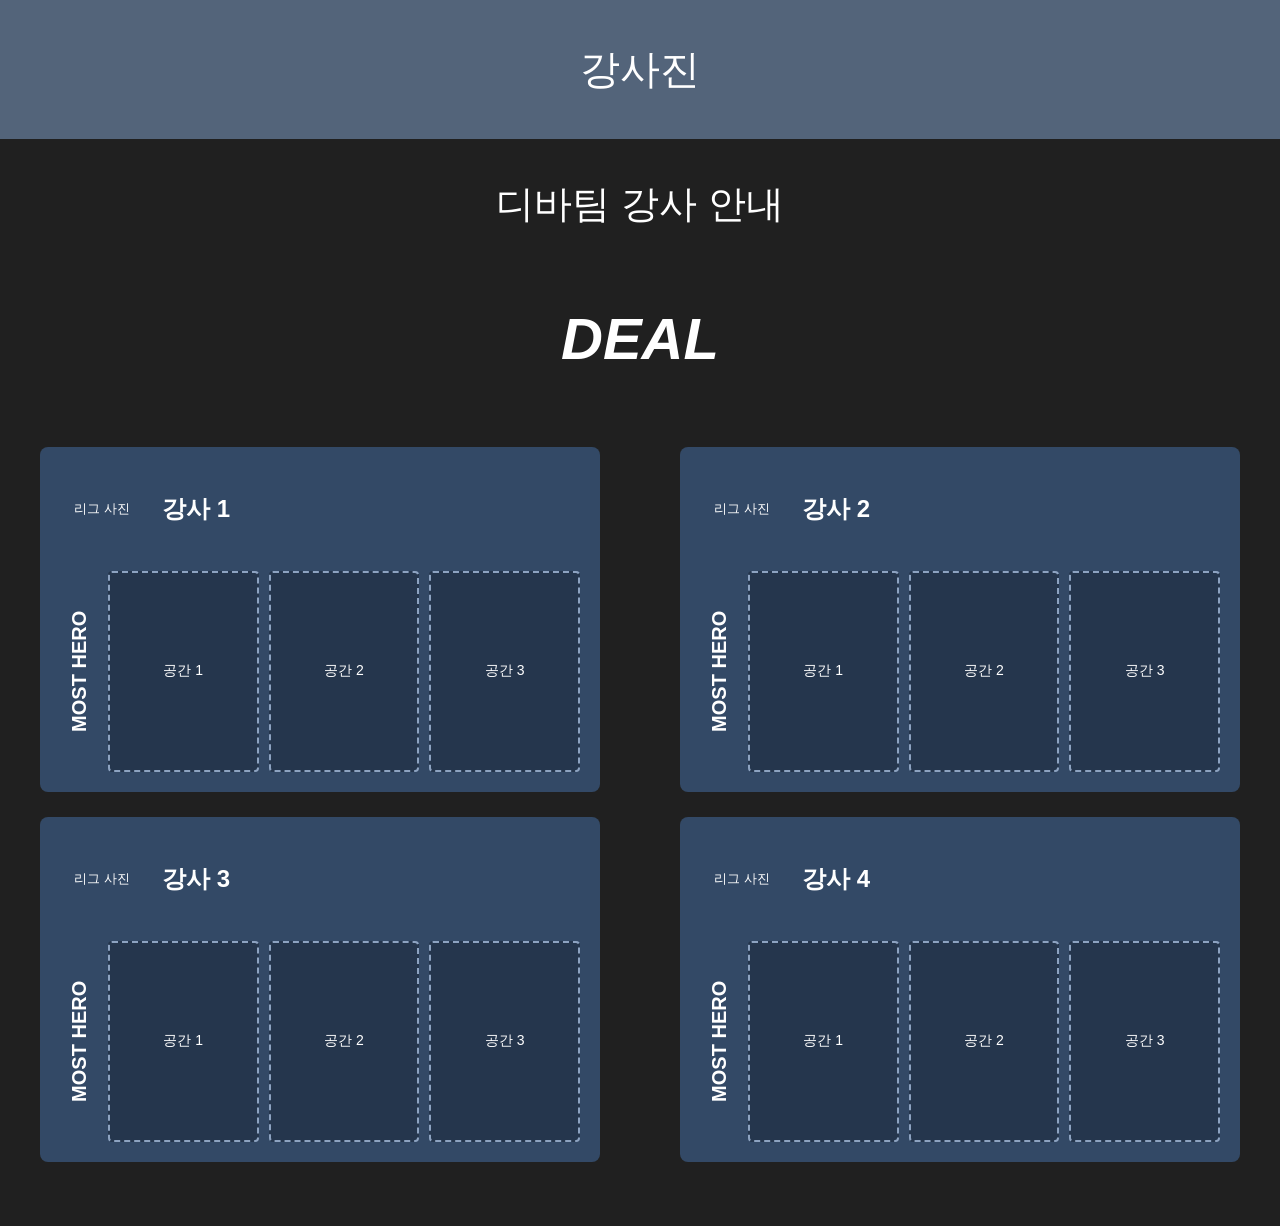
<file: my-project/pages/teacher.html>
<!DOCTYPE html>
<html lang="ko">
<head>
    <meta charset="UTF-8">
    <meta name="viewport" content="width=device-width, initial-scale=1.0">
    <title>강사진 | DEAL</title>
    <link rel="stylesheet" href="../css/teacher.css">
</head>
<body>
    <main>
        <header class="teacher-banner">
            <h1>강사진</h1>
        </header>

        <section class="teacher-section" aria-labelledby="teacher-heading">
            <h2 id="teacher-heading">디바팀 강사 안내</h2>
            <p class="deal-title">DEAL</p>

            <div class="teacher-grid">
                <div class="teacher-card">
                    <div class="teacher-header">
                        <div class="league-photo">리그 사진</div>
                        <h3>강사 1</h3>
                    </div>
                    <div class="teacher-content">
                        <span class="most-hero">MOST HERO</span>
                        <div class="teacher-spaces">
                            <div class="teacher-space">공간 1</div>
                            <div class="teacher-space">공간 2</div>
                            <div class="teacher-space">공간 3</div>
                        </div>
                    </div>
                </div>
                <div class="teacher-card">
                    <div class="teacher-header">
                        <div class="league-photo">리그 사진</div>
                        <h3>강사 2</h3>
                    </div>
                    <div class="teacher-content">
                        <span class="most-hero">MOST HERO</span>
                        <div class="teacher-spaces">
                            <div class="teacher-space">공간 1</div>
                            <div class="teacher-space">공간 2</div>
                            <div class="teacher-space">공간 3</div>
                        </div>
                    </div>
                </div>
                <div class="teacher-card">
                    <div class="teacher-header">
                        <div class="league-photo">리그 사진</div>
                        <h3>강사 3</h3>
                    </div>
                    <div class="teacher-content">
                        <span class="most-hero">MOST HERO</span>
                        <div class="teacher-spaces">
                            <div class="teacher-space">공간 1</div>
                            <div class="teacher-space">공간 2</div>
                            <div class="teacher-space">공간 3</div>
                        </div>
                    </div>
                </div>
                <div class="teacher-card">
                    <div class="teacher-header">
                        <div class="league-photo">리그 사진</div>
                        <h3>강사 4</h3>
                    </div>
                    <div class="teacher-content">
                        <span class="most-hero">MOST HERO</span>
                        <div class="teacher-spaces">
                            <div class="teacher-space">공간 1</div>
                            <div class="teacher-space">공간 2</div>
                            <div class="teacher-space">공간 3</div>
                        </div>
                    </div>
                </div>
            </div>
        </section>
    </main>
</body>
</html>
</file>
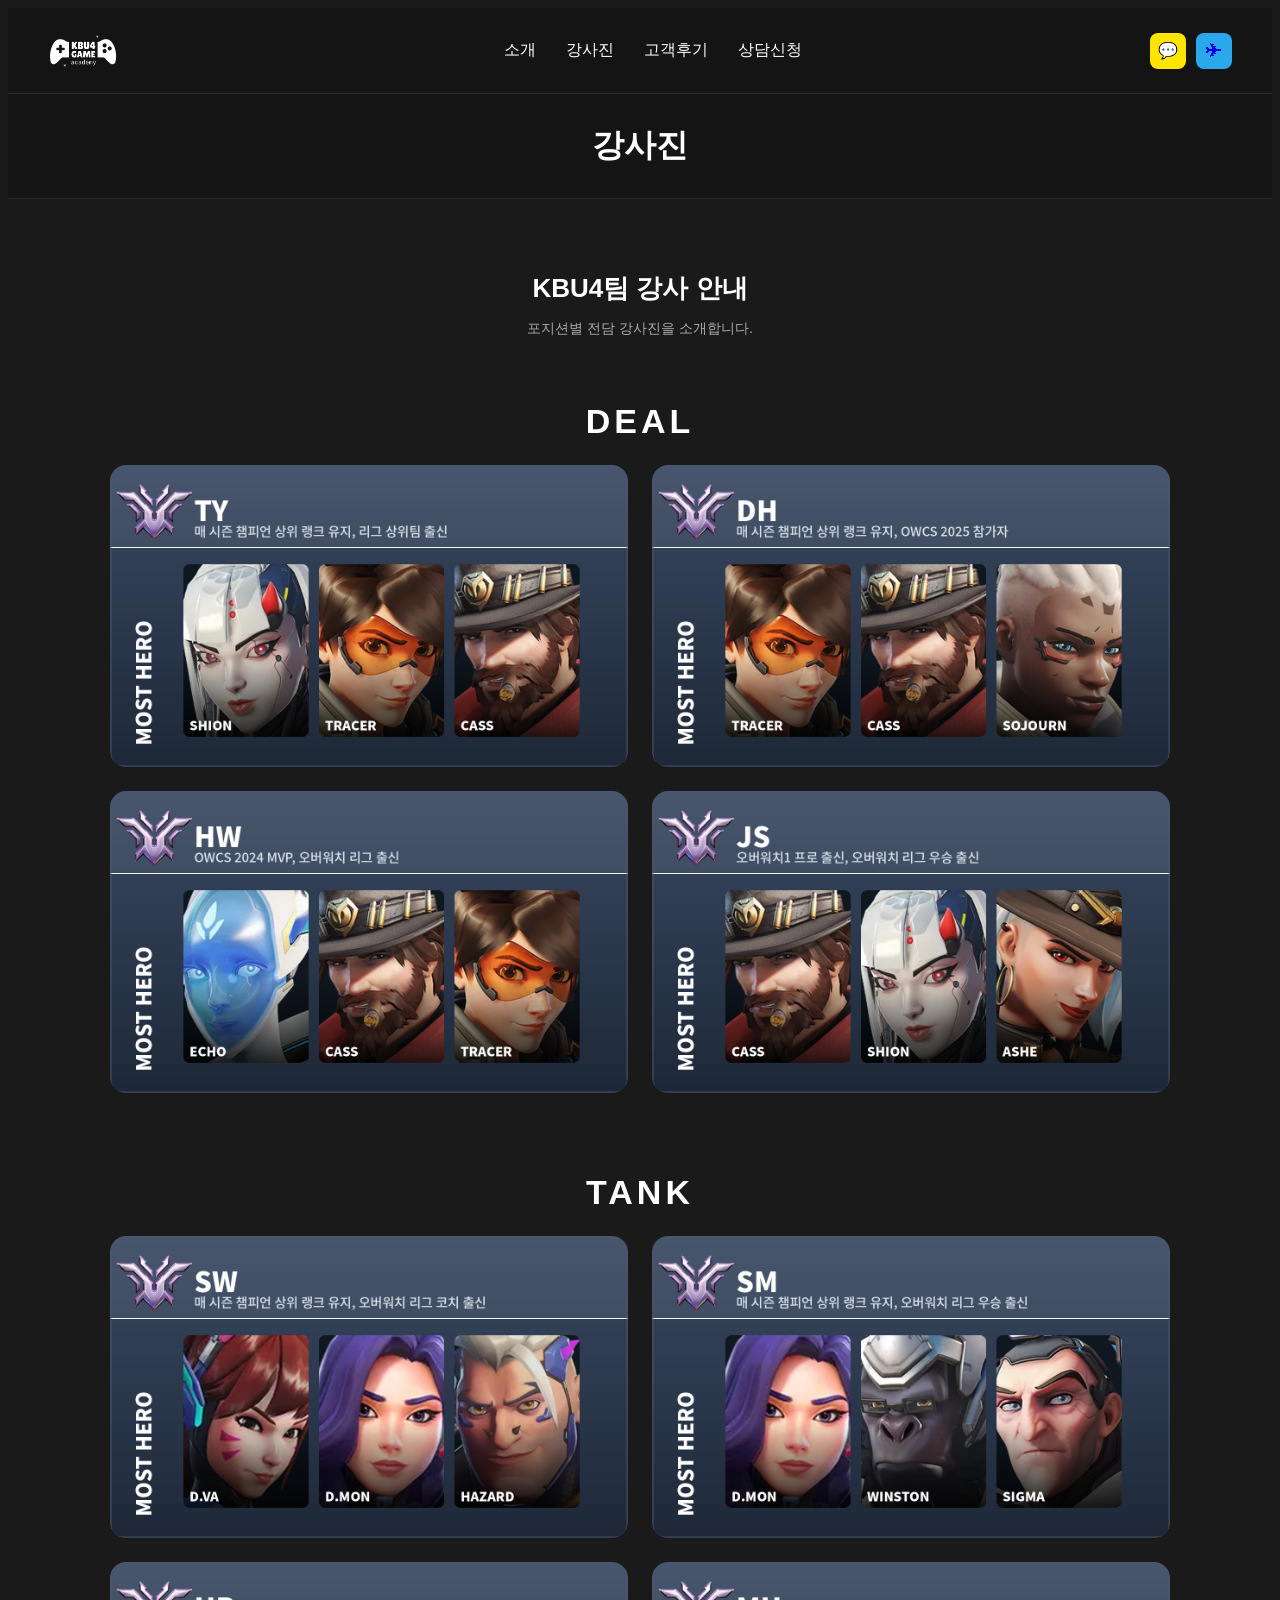
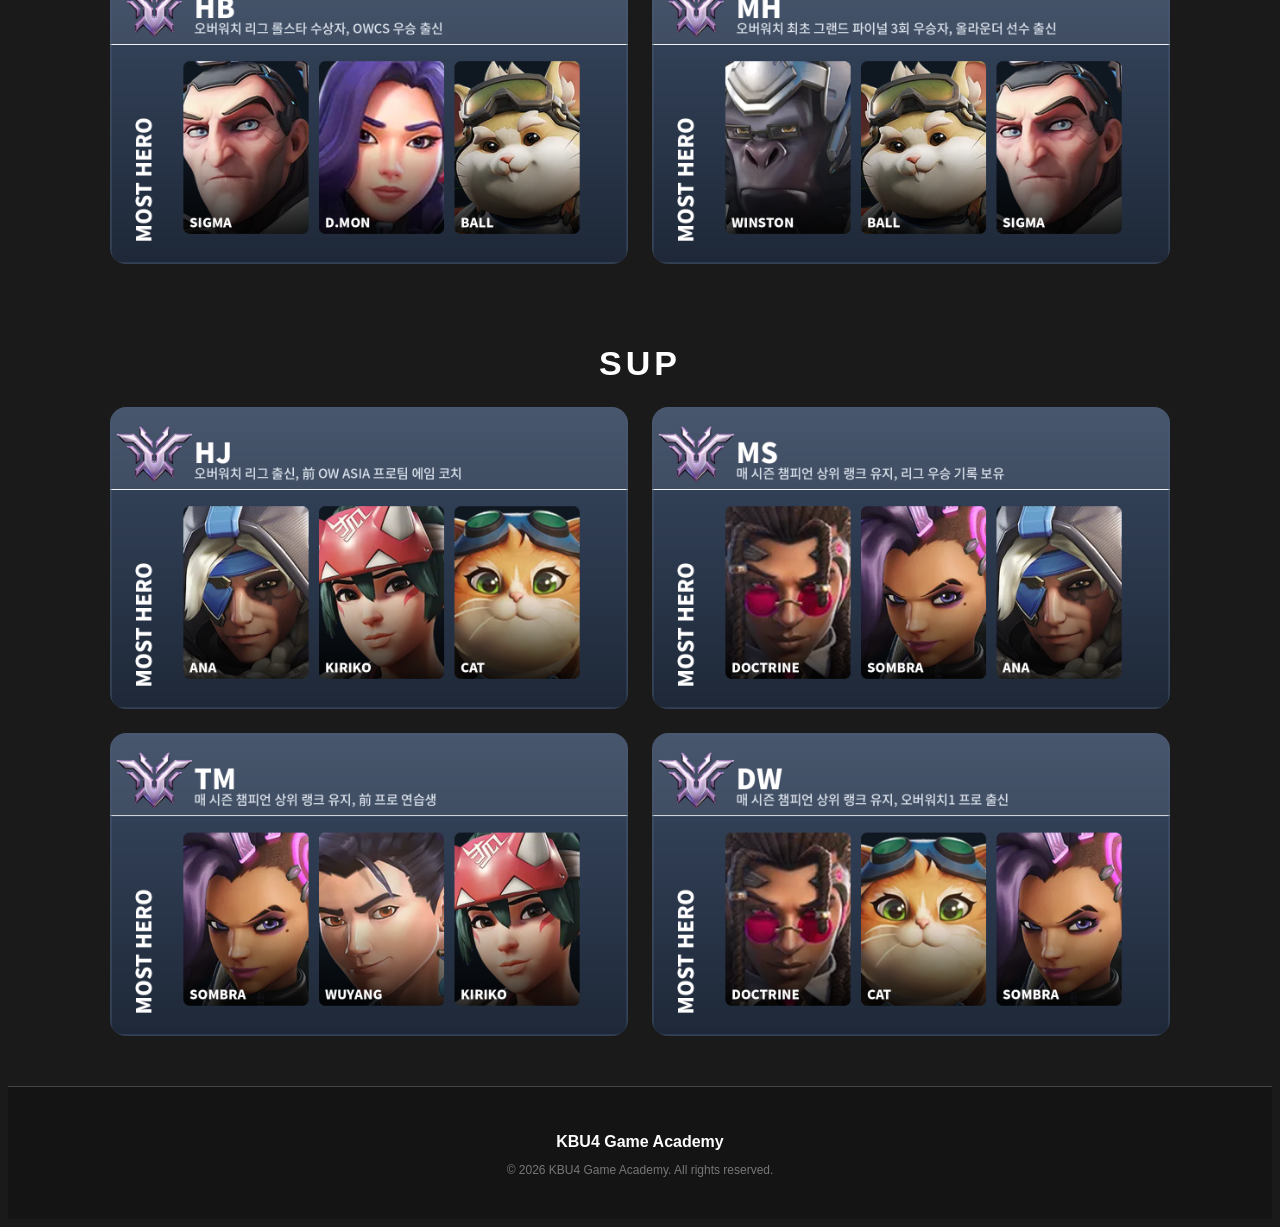
<file: my-project/pages/teachers.html>
<!DOCTYPE html>
<html lang="ko">
<head>
    <meta charset="UTF-8">
    <meta name="viewport" content="width=device-width, initial-scale=1.0">
    <title>강사진 | KBU4 Game Academy</title>
    <link rel="stylesheet" href="../css/teachers.css">
</head>
<body>
    <header class="header">
        <div class="logo">
            <a href="../index.html">
                <img src="../images/logo.png" alt="KBU4 Game Academy 로고">
            </a>
        </div>

        <nav class="gnb">
            <ul>
                <li><a href="../index.html">소개</a></li>
                <li><a href="teachers.html">강사진</a></li>
                <li><a href="reviews.html">고객후기</a></li>
                <li><a href="contact.html">상담신청</a></li>
            </ul>
        </nav>

        <div class="header-sns">
            <a href="https://open.kakao.com/o/s1ecX5Pi" target="_blank" class="btn-kakao" title="카카오톡 상담">💬</a>
            <a href="https://t.me/Banny_3_official" target="_blank" class="btn-telegram" title="텔레그램 상담">✈</a>
        </div>
    </header>

    <hr class="section-divider">

    <div class="page-banner">강사진</div>

    <main>
        <div class="teachers-heading">
            <h2>KBU4팀 강사 안내</h2>
            <p>포지션별 전담 강사진을 소개합니다.</p>
        </div>

        <!-- ===== 딜러(DEAL) ===== -->
        <section class="role-section">
            <div class="role-title">DEAL</div>
            <div class="instructor-grid">
                <img src="../images/deal1.png" alt="딜러 강사 1" class="instructor-card-img">
                <img src="../images/deal2.png" alt="딜러 강사 2" class="instructor-card-img">
                <img src="../images/deal3.png" alt="딜러 강사 3" class="instructor-card-img">
                <img src="../images/deal4.png" alt="딜러 강사 4" class="instructor-card-img">
            </div>
        </section>

        <!-- ===== 탱커(TANK) ===== -->
        <section class="role-section">
            <div class="role-title">TANK</div>
            <div class="instructor-grid">
                <img src="../images/tank1.png" alt="탱커 강사 1" class="instructor-card-img">
                <img src="../images/tank2.png" alt="탱커 강사 2" class="instructor-card-img">
                <img src="../images/tank3.png" alt="탱커 강사 3" class="instructor-card-img">
                <img src="../images/tank4.png" alt="탱커 강사 4" class="instructor-card-img">
            </div>
        </section>

        <!-- ===== 서포터(SUP) ===== -->
        <section class="role-section">
            <div class="role-title">SUP</div>
            <div class="instructor-grid">
                <img src="../images/sup1.png" alt="서포터 강사 1" class="instructor-card-img">
                <img src="../images/sup2.png" alt="서포터 강사 2" class="instructor-card-img">
                <img src="../images/sup3.png" alt="서포터 강사 3" class="instructor-card-img">
                <img src="../images/sup4.png" alt="서포터 강사 4" class="instructor-card-img">
            </div>
        </section>
    </main>

    <footer class="footer">
        <p class="footer-logo">KBU4 Game Academy</p>
        <p class="footer-copyright">© 2026 KBU4 Game Academy. All rights reserved.</p>
    </footer>
</body>
</html>
</file>
<file: css/common.css>
/* ============================================================
   common.css — 모든 페이지가 함께 쓰는 공통 스타일
   (index / teachers / reviews / contact 페이지의 <head>에서 가장 먼저 불러옵니다)

   목차 (Table of Contents)
   1. 공통 설정 (Reset / body / 구분선)
   2. 헤더 (.header) + 우측 SNS 버튼 (.header-sns)
   3. 페이지 배너 (.page-banner) — 서브 페이지 상단 제목
   4. 푸터 (.footer)
   5. 맨 위로 가기 버튼 (.top-btn)
   6. 반응형 (@media)

   ※ 헤더·푸터를 고칠 때는 이 파일 한 곳만 수정하면 4개 페이지에 모두 적용됩니다.
   ============================================================ */


/* ------------------------------------------------------------
   1. 공통 설정
   ------------------------------------------------------------ */

/* padding/border를 width 안에 포함시켜서 요소가 화면 밖으로 삐져나가지 않게 함 */
* {
    box-sizing: border-box;
}

body {
    background-color: #1a1a1a;       /* 전체 배경: 다크 톤 */
    color: #ffffff;                  /* 기본 글자색: 흰색 */
    font-family: Arial, sans-serif;  /* 기본 글꼴 */
}

/* 구간 경계를 은은하게 보여주는 구분선 (<hr class="section-divider">) */
.section-divider {
    border: none;
    border-top: 1px solid rgba(255, 255, 255, 0.08);
    margin: 0;
}


/* ------------------------------------------------------------
   2. 헤더 (네비게이션 바)
   HTML: <header class="header"> ... </header>
   ------------------------------------------------------------ */

.header {
    background-color: #141414;
    color: #fff;
    display: flex;
    align-items: center;
    justify-content: space-between;   /* 로고 왼쪽 / 메뉴 가운데 / SNS 버튼 오른쪽 */
    padding: 16px 40px;
}

.header .logo a {
    display: flex;
    align-items: center;
    gap: 10px;
    color: #fff;
    font-weight: bold;
    font-size: 18px;
    text-decoration: none;
}

.header .logo img {
    height: 32px;
    width: auto;
}

.header .gnb ul {
    display: flex;
    gap: 30px;
    list-style: none;
}

.header .gnb a {
    color: #fff;
    text-decoration: none;
    font-size: 16px;
    font-weight: 500;
}

/* 헤더 우측 카카오톡 / 텔레그램 상담 버튼 */
.header-sns {
    display: flex;
    gap: 10px;
}

.header-sns a {
    width: 36px;
    height: 36px;
    display: flex;
    align-items: center;
    justify-content: center;
    text-decoration: none;
}

.header-sns a img {
    width: 36px;
    height: 36px;
    object-fit: contain;
    display: block;
}


/* ------------------------------------------------------------
   3. 페이지 배너 (서브 페이지 상단 제목 띠)
   ------------------------------------------------------------ */

.page-banner {
    background-color: #141414;
    border-bottom: 1px solid rgba(255, 255, 255, 0.08);
    text-align: center;
    padding: 30px 0;
    font-size: 32px;
    font-weight: 900;
}


/* ------------------------------------------------------------
   4. 푸터
   HTML: <footer class="footer"> ... </footer>
   ------------------------------------------------------------ */

.footer {
    background-color: #141414;
    border-top: 1px solid #444;
    padding: 30px 20px;
    text-align: center;
}

.footer-logo {
    font-weight: bold;
    font-size: 16px;
    margin-bottom: 6px;
}

.footer-copyright {
    color: #777;
    font-size: 12px;
}


/* ------------------------------------------------------------
   5. 맨 위로 가기 버튼 (#topBtn)
   - 기본은 숨김, 300px 이상 스크롤하면 JS(common.js)가 .show 클래스를 붙여서 표시
   ------------------------------------------------------------ */

.top-btn {
    position: fixed;          /* 스크롤해도 화면 오른쪽 아래에 고정 */
    right: 24px;
    bottom: 24px;
    width: 44px;
    height: 44px;
    border: 1px solid #555;
    border-radius: 50%;
    background-color: #222;
    color: #fff;
    font-size: 20px;
    line-height: 1;
    cursor: pointer;
    opacity: 0;               /* 평소엔 투명하게 + 클릭 불가 */
    visibility: hidden;
    transition: opacity 0.2s ease, visibility 0.2s ease;
    z-index: 900;             /* 강사 모달(1000)보다는 아래 */
}

.top-btn.show {
    opacity: 1;
    visibility: visible;
}

.top-btn:hover {
    background-color: #444;
}


/* ------------------------------------------------------------
   6. 반응형 (@media)
   ------------------------------------------------------------ */

/* 태블릿 (≤900px) */
@media (max-width: 900px) {
    .header {
        flex-wrap: wrap;
        gap: 12px;
        padding: 14px 20px;
    }

    .header .gnb ul {
        flex-wrap: wrap;
        justify-content: center;
        gap: 16px;
    }
}

/* 모바일 (≤600px) */
@media (max-width: 600px) {
    .page-banner {
        font-size: 24px;
        padding: 20px 0;
    }

    .header .gnb a {
        font-size: 14px;
    }

    .header .gnb ul {
        gap: 10px 16px;
    }
}
/* ============================================================
   [공통 레이아웃 반응형 - 태블릿 & 모바일 UI]
   ============================================================ */

/* 1. 태블릿 화면 (1024px 이하) */
@media screen and (max-width: 1024px) {
  .header,
  header {
    padding: 0 24px;
  }

  .gnb ul,
  nav ul {
    gap: 20px;
  }

  .section-container,
  .container,
  .inner {
    padding-left: 24px;
    padding-right: 24px;
  }
}

/* 2. 모바일 화면 (768px 이하) */
@media screen and (max-width: 768px) {
  body {
    overflow-x: hidden; /* 모바일 가로 스크롤 방지 */
  }

  /* 상단 헤더 2단 배치 */
  .header,
  header {
    height: auto;
    flex-wrap: wrap;
    padding: 14px 16px;
    gap: 12px;
  }

  .logo a {
    font-size: 18px;
  }

  .gnb,
  header nav {
    order: 3;
    width: 100%;
    overflow-x: auto;
    border-top: 1px solid #2b2b2b;
    padding-top: 10px;
  }

  .gnb ul,
  header nav ul {
    justify-content: space-around;
    gap: 12px;
  }

  .gnb a,
  header nav a {
    font-size: 14px;
    white-space: nowrap;
  }

  /* 서브페이지 공통 배너 축소 */
  .subpage-banner {
    height: 130px;
  }

  .banner-title {
    font-size: 28px;
  }

  /* 하단 푸터 세로 정렬 */
  .footer,
  footer {
    padding: 30px 16px;
    text-align: center;
  }

  .footer-container,
  .footer-inner,
  footer > div {
    flex-direction: column;
    align-items: center;
    gap: 12px;
  }
}
</file>
<file: css/index.css>
/* ============================================================
   목차 (Table of Contents)
   3. 상단 브랜드 로고 바 (.top-brand-bar)
   4. 히어로 배너 (.hero-section)
   5. 강사진 소개 (.intro)
   6. 고객후기 + FAQ (.section-wrap)
   8. 반응형 (@media)

   ※ 헤더·푸터·페이지 배너·기본 설정은 common.css에 있습니다.
   ============================================================ */

/* ------------------------------------------------------------
   3. 상단 브랜드 로고 바
   HTML: <section class="top-brand-bar"> ... </section>
   ------------------------------------------------------------ */

.top-brand-bar {
    background-color: #141414;   /* 헤더와 같은 톤으로 맞춰서 "상단 영역"이 하나로 묶여 보이게 */
    padding: 20px 0;             /* 위아래 여백만 20px (좌우는 0, 가운데 정렬로 처리) */
    text-align: center;          /* 안에 있는 이미지(inline 요소 취급)를 가운데 정렬 */
}

/* 로고 이미지 — width/height를 동시에 고정값으로 주면 원본 비율과 안 맞아 찌그러지므로,
   최대 너비만 제한하고 height는 auto로 비율 유지 */

.brand-logo-wrap img {
    max-width: 280px;
    width: 100%;
    height: auto;
}

/* ------------------------------------------------------------
   4. 히어로 배너 (소개 구역)
   HTML: <section class="hero-section"> ... </section>
   ------------------------------------------------------------ */

.hero-section {
    background-color: #1a1a1a;   /* 본문 톤 → 여기서부터 헤더와 구분되는 "중단" 영역이 시작됨을 은은하게 표시 */
    color: #fff;
    padding: 60px 20px;   /* 위아래 여백을 크게 줘서 배너 느낌을 냄 */
}

/* 좌: 텍스트(hero-content) / 우: 이미지(hero-visual)를 나란히 배치하는 틀 */

.hero-container {
    max-width: 1100px;     /* 내용이 화면 가득 퍼지지 않게 최대 너비를 제한 */
    margin: 0 auto;        /* 좌우 마진을 auto로 줘서 화면 가운데로 정렬 (가운데 정렬의 정석 조합) */
    display: flex;         /* 좌측 텍스트 + 우측 이미지를 가로로 나란히 배치 */
    align-items: center;   /* 세로 방향을 교차축을 기준으로 가운데 정렬 */
    justify-content: space-between; /* 가로 방향을 주축을 기준으로 양끝/사이로 벌림 */
    gap: 40px;              /* 화면이 작아져도 텍스트-이미지 사이 최소 간격 */
}

.hero-title {
    font-size: 56px;        /* 큰 제목 글자 크기 */
    line-height: 1.1;       /* 줄간격을 좁게 → 두 줄(KBU4 / TEAM)이 촘촘하게 붙어 보임 */
    font-weight: 900;       /* 아주 굵게 (900이 최대치) */
    margin-bottom: 20px;    /* 아래 설명 문단과의 간격 */
}

/* h1 안의 span 두 개("KBU4","TEAM")를 각각 한 줄씩 줄바꿈 시키는 용도
   span은 원래 inline이라 줄바꿈이 안 되는데, block으로 바꾸면 줄바꿈됨 */

.hero-title .title-line {
    display: block;
}

.hero-desc {
    font-size: 15px;
    line-height: 1.7;   /* 줄간격을 넉넉히 줘서 본문 가독성을 높임 */
    color: #ccc;        /* 순백색보다 살짝 어두운 회색으로, 제목과 위계 차이를 줌 */
}

.hero-visual img {
    max-width: 400px;   /* 이미지가 너무 커지지 않게 최대 크기 제한 */
    width: 100%;        /* 부모(.hero-visual) 너비에 맞춰 유동적으로 줄어듦 (반응형) */
}

/* ------------------------------------------------------------
   5. 강사진 소개
   HTML: <section class="intro"> ... </section>
   ------------------------------------------------------------ */

.intro {
    max-width: 1100px; /* 가독성을 지키기 위해서 최대 크기를 1100px 제한 */
    margin: 0 auto;         /* 가운데 정렬 (hero-container와 동일한 원리) */
    padding: 60px 20px 0;   /* 위 60px, 좌우 20px, 아래 0 (다음 구간과 자연스럽게 이어지게) */
}

/* 제목("강사진 소개") */

.intro-heading h2 {
    font-size: 28px;
    margin-bottom: 8px;   /* 바로 아래 설명 문단과의 간격을 좁게 */
}

/* 설명 문단 */

.intro-heading p {
    color: #aaa;             /* 제목보다 흐린 회색 → 부제 느낌 */
    font-size: 14px;
    margin-bottom: 30px;     /* 카드 목록과의 간격을 넓게 */
}

/* 강사진 카드 2x2 그리드
   (포지션별 대표 강사 4명: deal4/deal3/tank4/sup2 완성 카드 이미지를 그대로 사용) */

.intro-grid {
    display: grid;
    grid-template-columns: 1fr 1fr;
    gap: 24px;
}

.intro-card-img {
    width: 100%;
    height: auto;
    display: block;
    border-radius: 16px;
}

/* ------------------------------------------------------------
   6. 고객후기 + FAQ
   HTML: <div class="section-wrap"> ... </div>
   왼쪽(.col): 고객후기 표 / 오른쪽(.col): FAQ
   ------------------------------------------------------------ */

/* 고객후기 칸 + FAQ 칸을 좌우로 나란히 배치하는 틀 */

.section-wrap {
    max-width: 1100px;
    margin: 0 auto;
    padding: 60px 20px;
    display: flex;   /* 두 개의 .col을 세로로 쌓지 않고 좌우로 배치 */
    gap: 40px;         /* 두 칸 사이 간격 */
}

/* 고객후기 칸 / FAQ 칸 각각
   flex: 1을 둘 다 주면 두 칸이 정확히 절반씩(1:1) 너비를 나눠 가짐 */

.col {
    flex: 1;
}

.col h2 {
    font-size: 28px;
    margin-bottom: 8px;
}

.col .desc {
    color: #aaa;
    margin-bottom: 20px;
    font-size: 14px;
}

/* --- 6-1. 왼쪽: 고객후기 표 --- */

/* 표 전체 틀 */

.review-table {
    width: 100%;                   /* 부모(.col) 너비에 꽉 차게 */
    border: 1px solid #444;        /* 표 바깥 테두리 (어두운 배경에 맞춘 회색) */
    border-collapse: collapse;     /* 셀마다 따로 생기는 이중 테두리를 하나로 합침
                                       (안 쓰면 셀 경계가 두 줄로 겹쳐 보임) */
}

/* 표 제목 행(제목/작성일) */

.review-table th {
    border-bottom: 2px solid #fff;  /* 헤더 아래 굵은 흰 줄 → 본문 데이터와 구분 */
    padding: 10px;                  /* 셀 안쪽 여백 */
    text-align: left;               /* 글자를 왼쪽 정렬 (표 기본값은 가운데 정렬이라 명시함) */
    font-size: 14px;
}

/* 표 본문 셀(후기 제목, 날짜) */

.review-table td {
    border-bottom: 1px solid #444;   /* 행마다 얇은 구분선 */
    padding: 10px;
    font-size: 14px;
}

/* 작성일 칸만 따로 지정: td 중에서도 class="date"가 붙은 것만 골라 스타일 적용 */

.review-table td.date {
    color: #aaa;              /* 날짜는 덜 중요한 정보라 흐린 색으로 */
    text-align: right;        /* 오른쪽 정렬 (제목은 왼쪽, 날짜는 오른쪽 → 표가 안정적으로 보임) */
    white-space: nowrap;      /* 날짜가 "2026.08.24"처럼 중간에 줄바꿈되지 않게 강제로 한 줄 유지 */
}

/* --- 6-2. 오른쪽: FAQ --- */

/* 질문+답변 한 세트를 감싸는 박스 (카드 형태) */

.faq-item {
    border: 1px solid #444;       /* 박스 테두리 */
    border-radius: 8px;           /* 모서리를 둥글게 */
    padding: 16px 20px;           /* 박스 안쪽 여백 */
    margin-bottom: 12px;          /* 박스끼리 세로 간격 */
}

/* 질문 텍스트 ("Q. ~~") */

.faq-item .question {
    font-weight: bold;       /* 질문을 굵게 → 답변과 시각적으로 구분 */
    margin-bottom: 8px;      /* 바로 아래 답변과의 간격 */
}

/* 답변 텍스트 */

.faq-item .answer {
    font-size: 14px;
    color: #ccc;          /* 질문(흰색)보다 살짝 흐리게 → 우선순위 차이 표현 */
    line-height: 1.6;     /* 줄간격을 넉넉히 줘서 여러 줄 답변도 읽기 편하게 */
}

/* ------------------------------------------------------------
   8. 반응형 (@media)
   ------------------------------------------------------------ */

/* 태블릿 (≤900px) */
@media (max-width: 900px) {
    .hero-container {
        flex-direction: column;
        text-align: center;
    }

    .hero-visual img {
        max-width: 280px;
    }

    .section-wrap {
        flex-direction: column;
    }
}

/* 모바일 (≤600px) */
@media (max-width: 600px) {
    .top-brand-bar {
        padding: 14px 0;
    }

    .brand-logo-wrap img {
        max-width: 200px;
    }

    .hero-title {
        font-size: 36px;
    }

    .hero-desc {
        font-size: 14px;
    }

    .intro-grid {
        grid-template-columns: 1fr;
    }

    .review-table th,
    .review-table td {
        font-size: 13px;
        padding: 8px;
    }
}
/* ============================================================
   [메인 페이지 반응형 - 태블릿 & 모바일 UI]
   ============================================================ */

/* 1. 태블릿 화면 (1024px 이하) */
@media screen and (max-width: 1024px) {
  .hero-container {
    flex-direction: column;
    text-align: center;
    gap: 32px;
    padding: 40px 24px;
  }

  /* 대표 강사진 4열 -> 2열로 변경 */
  .instructor-grid {
    grid-template-columns: repeat(2, 1fr);
    gap: 20px;
  }
}

/* 2. 모바일 화면 (768px 이하) */
@media screen and (max-width: 768px) {
  .hero-title {
    font-size: 36px;
  }

  .hero-desc {
    font-size: 14px;
  }

  .section-header {
    flex-direction: column;
    align-items: flex-start;
    gap: 12px;
  }

  /* 대표 강사진 2열 -> 1열로 변경 */
  .instructor-grid {
    grid-template-columns: 1fr;
  }
}
</file>
<file: my-project/css/index.css>
/* ============================================================
   목차 (Table of Contents)
   1. 공통 설정 (Reset / body / 구분선)
   2. 헤더 (.header)
   3. 상단 브랜드 로고 바 (.top-brand-bar)
   4. 히어로 배너 (.hero-section)
   5. 강사진 소개 (.intro)
   6. 고객후기 + FAQ (.section-wrap)
   7. 푸터 (.footer)
   8. 반응형 (@media)
   ============================================================ */


/* ------------------------------------------------------------
   1. 공통 설정
   ------------------------------------------------------------ */

/* 모든 요소에 적용되는 리셋 속성
   box-sizing: border-box
   → 원래 CSS는 width에 padding/border가 "더해져서" 요소가 커짐
   → border-box를 쓰면 padding/border가 width 안에 "포함"되게 계산 방식을 바꿔줌
   → 그래서 padding을 줘도 요소가 화면 밖으로 삐져나가지 않음 */
* {
    box-sizing: border-box;
}

body {
    background-color: #1a1a1a;   /* 전체 페이지 배경을 어두운 색으로 (다크모드) */
    color: #ffffff;              /* 기본 글자색을 흰색으로 (다크 배경에서 보이도록) */
    font-family: Arial, sans-serif; /* 페이지 전체 기본 글꼴 지정 */
}

/* 구간 경계를 보여주는 구분선 (<hr class="section-divider">)
   - 기존: 완전 불투명한 흰색(#fff) → 배경과 대비가 너무 강해서 홈페이지 톤과 따로 노는 느낌이었음
   - 변경: 반투명 흰색(8% 불투명도)으로 "은은한 경계"만 표시
   - border: none      → hr 태그의 기본 두꺼운 테두리 박스를 전부 지움
   - border-top        → 위쪽에만 얇고 옅은 선을 새로 그림
   - margin: 0          → hr 기본으로 붙는 위아래 여백을 없애서 구간 사이에 어정쩡한 틈이 안 생기게 함 */
.section-divider {
    border: none;
    border-top: 1px solid rgba(255, 255, 255, 0.08);
    margin: 0;
}


/* ------------------------------------------------------------
   2. 헤더 (네비게이션 바)
   HTML: <header class="header"> ... </header>
   ------------------------------------------------------------ */

/* 헤더 전체 박스 */
.header {
    background-color: #141414;   /* 본문(#1a1a1a)보다 살짝 어둡게 → 선 없이도 "헤더 영역"이 자연스럽게 구분됨 */
    color: #fff;                       /* 헤더 안 글자색 흰색 */
    display: flex;                     /* 자식 요소(로고/메뉴/SNS버튼)를 가로 한 줄로 배치 */
    align-items: center;               /* 세로 방향: 가운데 정렬 (높이가 서로 달라도 중앙에 맞춤) */
    justify-content: space-between;    /* 가로 방향: 자식 3개를 양 끝 + 사이 간격 균등하게 배치
                                           (로고는 왼쪽 끝, SNS버튼은 오른쪽 끝으로 밀림) */
    padding: 16px 40px;                /* 안쪽 여백: 위아래 16px, 좌우 40px */
}

/* 로고 영역("KBU4 Game Academy" 이미지가 들어있는 링크) */
.header .logo a {
    display: flex;
    align-items: center;
    gap: 10px;
    color: #fff;
    font-weight: bold;
    font-size: 18px;
    text-decoration: none;
}

/* 헤더 로고 이미지 크기 고정 (비율 유지) */
.header .logo img {
    height: 32px;    /* 높이만 지정 */
    width: auto;      /* 가로는 비율에 맞춰 자동 계산 → 찌그러짐 없음 */
}

/* 네비게이션 메뉴 목록(ul) 전체 */
.header .gnb ul {
    display: flex;         /* 메뉴 항목(li)들을 세로 목록이 아니라 가로로 나열 */
    gap: 30px;              /* 메뉴 항목 사이 간격 30px */
    list-style: none;       /* li 앞에 자동으로 붙는 점(•) 제거 */
}

/* 메뉴 항목 각각의 링크 글자 */
.header .gnb a {
    color: #fff;
    text-decoration: none;
    font-size: 16px;      /* 로고(18px) 대비 너무 작아 보이지 않도록 14px → 16px로 확대 */
    font-weight: 500;     /* 살짝 두껍게 해서 존재감을 줌 */
}

/* 헤더 우측 SNS 상담 버튼(카카오톡/텔레그램) 묶음 */
.header-sns {
    display: flex;   /* 버튼 2개를 가로로 나란히 */
    gap: 10px;         /* 버튼 사이 간격 */
}

/* SNS 버튼 하나하나 (동그란/각진 아이콘 박스) */
.header-sns a {
    width: 36px;
    height: 36px;
    border-radius: 8px;             /* 모서리를 둥글게 깎음 (숫자가 클수록 더 둥글어짐) */
    display: flex;                  /* 버튼 안의 이모지(💬,✈)를 정중앙에 놓기 위해 flex 사용 */
    align-items: center;            /* 세로 가운데 */
    justify-content: center;        /* 가로 가운데 */
    text-decoration: none;
    font-size: 16px;
}

.btn-kakao { background-color: #fee500; }     /* 카카오톡 브랜드 노란색 */
.btn-telegram { background-color: #29a9eb; }  /* 텔레그램 브랜드 하늘색 */


/* ------------------------------------------------------------
   3. 상단 브랜드 로고 바
   HTML: <section class="top-brand-bar"> ... </section>
   ------------------------------------------------------------ */

.top-brand-bar {
    background-color: #141414;   /* 헤더와 같은 톤으로 맞춰서 "상단 영역"이 하나로 묶여 보이게 */
    padding: 20px 0;             /* 위아래 여백만 20px (좌우는 0, 가운데 정렬로 처리) */
    text-align: center;          /* 안에 있는 이미지(inline 요소 취급)를 가운데 정렬 */
}

/* 로고 이미지 — width/height를 동시에 고정값으로 주면 원본 비율과 안 맞아 찌그러지므로,
   최대 너비만 제한하고 height는 auto로 비율 유지 */
.brand-logo-wrap img {
    max-width: 280px;
    width: 100%;
    height: auto;
}


/* ------------------------------------------------------------
   4. 히어로 배너 (소개 구역)
   HTML: <section class="hero-section"> ... </section>
   ------------------------------------------------------------ */

.hero-section {
    background-color: #1a1a1a;   /* 본문 톤 → 여기서부터 헤더와 구분되는 "중단" 영역이 시작됨을 은은하게 표시 */
    color: #fff;
    padding: 60px 20px;   /* 위아래 여백을 크게 줘서 배너 느낌을 냄 */
}

/* 좌: 텍스트(hero-content) / 우: 이미지(hero-visual)를 나란히 배치하는 틀 */
.hero-container {
    max-width: 1100px;     /* 내용이 화면 가득 퍼지지 않게 최대 너비를 제한 */
    margin: 0 auto;        /* 좌우 마진을 auto로 줘서 화면 가운데로 정렬 (가운데 정렬의 정석 조합) */
    display: flex;         /* 좌측 텍스트 + 우측 이미지를 가로로 나란히 배치 */
    align-items: center;   /* 세로 방향을 교차축을 기준으로 가운데 정렬 */
    justify-content: space-between; /* 가로 방향을 주축을 기준으로 양끝/사이로 벌림 */
    gap: 40px;              /* 화면이 작아져도 텍스트-이미지 사이 최소 간격 */
}

.hero-title {
    font-size: 56px;        /* 큰 제목 글자 크기 */
    line-height: 1.1;       /* 줄간격을 좁게 → 두 줄(KBU4 / TEAM)이 촘촘하게 붙어 보임 */
    font-weight: 900;       /* 아주 굵게 (900이 최대치) */
    margin-bottom: 20px;    /* 아래 설명 문단과의 간격 */
}

/* h1 안의 span 두 개("KBU4","TEAM")를 각각 한 줄씩 줄바꿈 시키는 용도
   span은 원래 inline이라 줄바꿈이 안 되는데, block으로 바꾸면 줄바꿈됨 */
.hero-title .title-line {
    display: block;
}

.hero-desc {
    font-size: 15px;
    line-height: 1.7;   /* 줄간격을 넉넉히 줘서 본문 가독성을 높임 */
    color: #ccc;        /* 순백색보다 살짝 어두운 회색으로, 제목과 위계 차이를 줌 */
}

.hero-visual img {
    max-width: 400px;   /* 이미지가 너무 커지지 않게 최대 크기 제한 */
    width: 100%;        /* 부모(.hero-visual) 너비에 맞춰 유동적으로 줄어듦 (반응형) */
}


/* ------------------------------------------------------------
   5. 강사진 소개
   HTML: <section class="intro"> ... </section>
   ------------------------------------------------------------ */

.intro {
    max-width: 1100px; /* 가독성을 지키기 위해서 최대 크기를 1100px 제한 */
    margin: 0 auto;         /* 가운데 정렬 (hero-container와 동일한 원리) */
    padding: 60px 20px 0;   /* 위 60px, 좌우 20px, 아래 0 (다음 구간과 자연스럽게 이어지게) */
}

/* 제목("강사진 소개") */
.intro-heading h2 {
    font-size: 28px;
    margin-bottom: 8px;   /* 바로 아래 설명 문단과의 간격을 좁게 */
}

/* 설명 문단 */
.intro-heading p {
    color: #aaa;             /* 제목보다 흐린 회색 → 부제 느낌 */
    font-size: 14px;
    margin-bottom: 30px;     /* 카드 목록과의 간격을 넓게 */
}

/* 강사진 카드 2x2 그리드
   (포지션별 대표 강사 4명: deal4/deal3/tank4/sup2 완성 카드 이미지를 그대로 사용) */
.intro-grid {
    display: grid;
    grid-template-columns: 1fr 1fr;
    gap: 24px;
}

.intro-card-img {
    width: 100%;
    height: auto;
    display: block;
    border-radius: 16px;
}


/* ------------------------------------------------------------
   6. 고객후기 + FAQ
   HTML: <div class="section-wrap"> ... </div>
   왼쪽(.col): 고객후기 표 / 오른쪽(.col): FAQ
   ------------------------------------------------------------ */

/* 고객후기 칸 + FAQ 칸을 좌우로 나란히 배치하는 틀 */
.section-wrap {
    max-width: 1100px;
    margin: 0 auto;
    padding: 60px 20px;
    display: flex;   /* 두 개의 .col을 세로로 쌓지 않고 좌우로 배치 */
    gap: 40px;         /* 두 칸 사이 간격 */
}

/* 고객후기 칸 / FAQ 칸 각각
   flex: 1을 둘 다 주면 두 칸이 정확히 절반씩(1:1) 너비를 나눠 가짐 */
.col {
    flex: 1;
}

.col h2 {
    font-size: 28px;
    margin-bottom: 8px;
}

.col .desc {
    color: #aaa;
    margin-bottom: 20px;
    font-size: 14px;
}

/* --- 6-1. 왼쪽: 고객후기 표 --- */

/* 표 전체 틀 */
.review-table {
    width: 100%;                   /* 부모(.col) 너비에 꽉 차게 */
    border: 1px solid #444;        /* 표 바깥 테두리 (어두운 배경에 맞춘 회색) */
    border-collapse: collapse;     /* 셀마다 따로 생기는 이중 테두리를 하나로 합침
                                       (안 쓰면 셀 경계가 두 줄로 겹쳐 보임) */
}

/* 표 제목 행(제목/작성일) */
.review-table th {
    border-bottom: 2px solid #fff;  /* 헤더 아래 굵은 흰 줄 → 본문 데이터와 구분 */
    padding: 10px;                  /* 셀 안쪽 여백 */
    text-align: left;               /* 글자를 왼쪽 정렬 (표 기본값은 가운데 정렬이라 명시함) */
    font-size: 14px;
}

/* 표 본문 셀(후기 제목, 날짜) */
.review-table td {
    border-bottom: 1px solid #444;   /* 행마다 얇은 구분선 */
    padding: 10px;
    font-size: 14px;
}

/* 작성일 칸만 따로 지정: td 중에서도 class="date"가 붙은 것만 골라 스타일 적용 */
.review-table td.date {
    color: #aaa;              /* 날짜는 덜 중요한 정보라 흐린 색으로 */
    text-align: right;        /* 오른쪽 정렬 (제목은 왼쪽, 날짜는 오른쪽 → 표가 안정적으로 보임) */
    white-space: nowrap;      /* 날짜가 "2026.08.24"처럼 중간에 줄바꿈되지 않게 강제로 한 줄 유지 */
}

/* --- 6-2. 오른쪽: FAQ --- */

/* 질문+답변 한 세트를 감싸는 박스 (카드 형태) */
.faq-item {
    border: 1px solid #444;       /* 박스 테두리 */
    border-radius: 8px;           /* 모서리를 둥글게 */
    padding: 16px 20px;           /* 박스 안쪽 여백 */
    margin-bottom: 12px;          /* 박스끼리 세로 간격 */
}

/* 질문 텍스트 ("Q. ~~") */
.faq-item .question {
    font-weight: bold;       /* 질문을 굵게 → 답변과 시각적으로 구분 */
    margin-bottom: 8px;      /* 바로 아래 답변과의 간격 */
}

/* 답변 텍스트 */
.faq-item .answer {
    font-size: 14px;
    color: #ccc;          /* 질문(흰색)보다 살짝 흐리게 → 우선순위 차이 표현 */
    line-height: 1.6;     /* 줄간격을 넉넉히 줘서 여러 줄 답변도 읽기 편하게 */
}


/* ------------------------------------------------------------
   7. 푸터
   HTML: <footer class="footer"> ... </footer>
   ------------------------------------------------------------ */

.footer {
    background-color: #141414;      /* 헤더와 같은 톤 → 상단(헤더)-하단(푸터)이 짝을 이루며 자연스럽게 마무리됨 */
    border-top: 1px solid #444;     /* 본문과 푸터를 구분하는 얇은 선 */
    padding: 30px 20px;
    text-align: center;             /* 안의 텍스트 2줄을 가운데 정렬 */
}

.footer-logo {
    font-weight: bold;
    font-size: 16px;
    margin-bottom: 6px;   /* 저작권 문구와의 간격 */
}

.footer-copyright {
    color: #777;      /* 저작권 문구는 가장 눈에 덜 띄게 흐린 색 */
    font-size: 12px;
}


/* ------------------------------------------------------------
   8. 반응형 (@media)
   ------------------------------------------------------------ */

/* 태블릿 (≤900px) */
@media (max-width: 900px) {
    .header {
        flex-wrap: wrap;
        gap: 12px;
        padding: 14px 20px;
    }
    .header .gnb ul {
        flex-wrap: wrap;
        justify-content: center;
        gap: 16px;
    }
    .hero-container {
        flex-direction: column;
        text-align: center;
    }
    .hero-visual img {
        max-width: 280px;
    }
    .section-wrap {
        flex-direction: column;
    }
}

/* 모바일 (≤600px) */
@media (max-width: 600px) {
    .top-brand-bar {
        padding: 14px 0;
    }
    .brand-logo-wrap img {
        max-width: 200px;
    }
    .hero-title {
        font-size: 36px;
    }
    .hero-desc {
        font-size: 14px;
    }
    .intro-grid {
        grid-template-columns: 1fr;
    }
    .review-table th,
    .review-table td {
        font-size: 13px;
        padding: 8px;
    }
    .header .gnb a {
        font-size: 14px;
    }
    .header .gnb ul {
        gap: 10px 16px;
    }
}
</file>
<file: css/contact.css>
/* ============================================================
   목차 (Table of Contents)
   1. 공통 설정 (Reset / body / 구분선)
   2. 헤더 (.header)
   3. 페이지 배너 (.page-banner)
   4. 상담 소개 (.consult-intro)
   5. 간단 자가진단 (.level-check)
   6. 티어 가이드 (.tier-guide)
   7. 수강반 안내 (.course-guide)
   8. 푸터 (.footer)
   9. 반응형 (@media)
   ============================================================ */


/* ------------------------------------------------------------
   1. 공통 설정
   ------------------------------------------------------------ */
* {
    box-sizing: border-box;
}

body {
    background-color: #1a1a1a;
    color: #ffffff;
    font-family: Arial, sans-serif;
}

.section-divider {
    border: none;
    border-top: 1px solid rgba(255, 255, 255, 0.08);
    margin: 0;
}


/* ------------------------------------------------------------
   2. 헤더 (네비게이션 바)
   ------------------------------------------------------------ */
.header {
    background-color: #141414;
    color: #fff;
    display: flex;
    align-items: center;
    justify-content: space-between;
    padding: 16px 40px;
}

.header .logo a {
    display: flex;
    align-items: center;
    text-decoration: none;
}

.header .logo img {
    height: 32px;
    width: auto;
}

.header .gnb ul {
    display: flex;
    gap: 30px;
    list-style: none;
}

.header .gnb a {
    color: #fff;
    text-decoration: none;
    font-size: 16px;
    font-weight: 500;
}

.header-sns {
    display: flex;
    gap: 10px;
}

.header-sns a {
    width: 36px;
    height: 36px;
    border-radius: 8px;
    display: flex;
    align-items: center;
    justify-content: center;
    text-decoration: none;
    font-size: 16px;
}

.btn-kakao { background-color: #fee500; }
.btn-telegram { background-color: #29a9eb; }


/* ------------------------------------------------------------
   3. 페이지 배너
   ------------------------------------------------------------ */
.page-banner {
    background-color: #141414;
    border-bottom: 1px solid rgba(255, 255, 255, 0.08);
    text-align: center;
    padding: 30px 0;
    font-size: 32px;
    font-weight: 900;
}


/* ------------------------------------------------------------
   4. 상담 소개
   ------------------------------------------------------------ */
.consult-intro {
    max-width: 1100px;
    margin: 0 auto;
    padding: 60px 20px;
}

.consult-title {
    font-size: 36px;
    font-weight: 900;
    letter-spacing: 1px;
    margin-bottom: 40px;
}

.consult-row {
    display: flex;
    gap: 40px;
    align-items: flex-start;
}

.consult-photo {
    flex: 0 0 440px;
    display: flex;
    flex-direction: column;
    gap: 16px;
}

.consult-photo img {
    width: 100%;
    height: auto;
    display: block;
    border-radius: 8px;
    border: 1px solid #444;
}

.consult-content {
    flex: 1;
}

.consult-block h3 {
    font-size: 20px;
    color: #ff6b6b;
    margin-bottom: 14px;
}

.consult-block p {
    font-size: 14px;
    color: #ccc;
    line-height: 1.8;
    margin-bottom: 14px;
}

.consult-block strong {
    color: #fff;
}

.block-divider {
    border: none;
    border-top: 1px solid #444;
    margin: 30px 0;
}


/* ------------------------------------------------------------
   5. 간단 자가진단 (레벨 체크)
   ------------------------------------------------------------ */
.level-check {
    max-width: 1100px;
    margin: 0 auto;
    padding: 60px 20px;
}

.level-check-card {
    background-color: #222;
    border: 1px solid #444;
    border-radius: 12px;
    padding: 50px 30px;
    text-align: center;
}

.level-check-title {
    font-size: 26px;
    font-weight: 900;
    color: #fff;
    margin-bottom: 14px;
}

.level-check-desc {
    color: #aaa;
    font-size: 15px;
    line-height: 1.7;
    margin-bottom: 30px;
}

.level-check-box {
    display: flex;
    justify-content: center;
    align-items: center;
    gap: 12px;
    margin-bottom: 20px;
}

.level-check-box select {
    background-color: #1a1a1a;
    color: #fff;
    border: 1px solid #555;
    border-radius: 8px;
    padding: 14px 20px;
    font-size: 16px;
    min-width: 140px;
    cursor: pointer;
}

.level-check-box button {
    background-color: #ff6b6b;
    color: #fff;
    border: none;
    border-radius: 8px;
    padding: 14px 28px;
    font-size: 16px;
    font-weight: bold;
    cursor: pointer;
}

.level-check-box button:hover {
    background-color: #ff8787;
}

.level-check-result {
    color: #fff;
    font-size: 17px;
    font-weight: 600;
    min-height: 24px;
}

.level-check-links {
    display: flex;
    justify-content: center;
    gap: 12px;
    margin-top: 16px;
}

.result-link {
    display: inline-block;
    padding: 10px 18px;
    border-radius: 8px;
    font-size: 14px;
    font-weight: bold;
    text-decoration: none;
}

.result-link.kakao {
    background-color: #fee500;
    color: #000;
}

.result-link.telegram {
    background-color: #29a9eb;
    color: #fff;
}


/* ------------------------------------------------------------
   6. 티어 가이드
   (오버워치 2 경쟁전 티어를 가로로 나열하고, 수강반 구간을 표시)
   ------------------------------------------------------------ */
.tier-guide {
    max-width: 1100px;
    margin: 0 auto;
    padding: 40px 20px 20px;
    text-align: center;
}

.tier-guide-title {
    font-size: 26px;
    font-weight: 900;
    color: #fff;
    margin-bottom: 10px;
}

.tier-guide-desc {
    color: #aaa;
    font-size: 15px;
    line-height: 1.7;
    margin-bottom: 30px;
}

.tier-row {
    display: flex;
    justify-content: space-between;
    gap: 10px;
    margin-bottom: 24px;
}

.tier-badge {
    display: flex;
    flex-direction: column;
    align-items: center;
    gap: 8px;
    flex: 1;
    min-width: 0;
}

.tier-icon {
    width: 46px;
    height: 46px;
    object-fit: contain;
    display: block;
    background-color: #fff;
    border-radius: 10px;
    padding: 6px;
    box-sizing: content-box;
}

.tier-label {
    font-size: 12px;
    color: #ccc;
    white-space: nowrap;
}

.tier-bands {
    display: flex;
    gap: 6px;
    width: 100%;
}
.tier-band {
    flex: 1;
    min-width: 0;
    padding: 16px 10px;
    border-radius: 8px;
    font-family: "Malgun Gothic", sans-serif;
    font-size: 14px;
    font-weight: 600;
    color: #1a1a1a;
    text-align: center;
    white-space: normal;
    word-break: keep-all;
    line-height: 1.6;
    transition: transform 0.2s ease, box-shadow 0.2s ease;
    cursor: pointer;
}

.tier-band:hover {
    transform: translateY(-5px);
    box-shadow: 0 6px 15px rgba(0, 0, 0, 0.3);
}

.band-basic    { background-color: #B6F3EC; }
.band-practice { background-color: #9DCBFF; }
.band-advanced { background-color: #E8AFFF; }


/* ------------------------------------------------------------
   7. 수강반 안내
   (자가진단 결과가 실제로 뭘 배우는지 보여주는 섹션)
   ------------------------------------------------------------ */
.course-guide {
    max-width: 1100px;
    margin: 0 auto;
    padding: 40px 20px 60px;
    text-align: center;
}

.course-guide-title {
    font-size: 26px;
    font-weight: 900;
    color: #fff;
    margin-bottom: 10px;
}

.course-guide-desc {
    color: #aaa;
    font-size: 15px;
    line-height: 1.7;
    margin-bottom: 24px;
}

.course-grid {
    display: grid;
    grid-template-columns: 1fr 1fr 1fr;
    gap: 24px;
}

.course-card {
    background-color: #222;
    border: 1px solid #444;
    border-radius: 12px;
    padding: 20px 24px 24px;
    text-align: left;
}

.course-name {
    color: #ff6b6b;
    font-size: 20px;
    margin-bottom: 12px;
}

.course-schedule {
    display: inline-block;
    background-color: #1a1a1a;
    border: 1px solid #444;
    border-radius: 999px;
    color: #ccc;
    font-size: 13px;
    padding: 4px 12px;
    margin-bottom: 16px;
}

.course-list {
    list-style: none;
    padding: 0;
    margin: 0;
}

.course-list li {
    color: #ccc;
    font-size: 15px;
    line-height: 1.8;
    padding-left: 16px;
    position: relative;
}

.course-list li::before {
    content: "·";
    position: absolute;
    left: 0;
    color: #ff6b6b;
}


/* ------------------------------------------------------------
   8. 푸터
   ------------------------------------------------------------ */
.footer {
    background-color: #141414;
    border-top: 1px solid #444;
    padding: 30px 20px;
    text-align: center;
}

.footer-logo {
    font-weight: bold;
    font-size: 16px;
    margin-bottom: 6px;
}

.footer-copyright {
    color: #777;
    font-size: 12px;
}


/* ------------------------------------------------------------
   9. 반응형 (@media)
   ------------------------------------------------------------ */

/* 태블릿 (≤900px) */
@media (max-width: 900px) {
    .header {
        flex-wrap: wrap;
        gap: 12px;
        padding: 14px 20px;
    }

    .header .gnb ul {
        flex-wrap: wrap;
        justify-content: center;
        gap: 16px;
    }

    .consult-row {
        flex-direction: column;
    }

    .consult-photo {
        flex: none;
        width: 100%;
        max-width: 440px;
        margin: 0 auto;
    }

    .course-grid {
        grid-template-columns: 1fr 1fr;
    }

    .tier-row {
        flex-wrap: wrap;
        row-gap: 16px;
    }

    .tier-badge {
        flex: 0 0 calc(33.333% - 7px);
    }
.tier-bands {
    flex-direction: column;
}
  
}

/* 모바일 (≤600px) */
@media (max-width: 600px) {
    .page-banner {
        font-size: 24px;
        padding: 20px 0;
    }

    .consult-intro,
    .level-check,
    .tier-guide,
    .course-guide {
        padding: 30px 16px;
    }

    .tier-badge {
        flex: 0 0 calc(50% - 5px);
    }

    .tier-icon {
        width: 38px;
        height: 38px;
    }

    .consult-title {
        font-size: 26px;
        margin-bottom: 24px;
    }

    .level-check-card {
        padding: 30px 16px;
    }

    .level-check-box {
        flex-direction: column;
    }

    .level-check-box select,
    .level-check-box button {
        width: 100%;
    }

    .level-check-links {
        flex-direction: column;
    }

    .course-grid {
        grid-template-columns: 1fr;
    }

    .header .gnb a {
        font-size: 14px;
    }

    .header .gnb ul {
        gap: 10px 16px;
    }
}
</file>
<file: css/reviews.css>
/* ============================================================
   목차 (Table of Contents)
   4. 고객후기 헤딩 (.reviews-heading)
   5. 후기 테이블 (.review-table)
   7. 반응형 (@media)

   ※ 헤더·푸터·페이지 배너·기본 설정은 common.css에 있습니다.
   ============================================================ */

/* ------------------------------------------------------------
   4. 고객후기 헤딩
   ------------------------------------------------------------ */

.reviews-heading {
    max-width: 1100px;
    margin: 0 auto;
    text-align: center;
    padding: 50px 20px 20px;
}

.reviews-heading h2 {
    font-size: 26px;
    margin-bottom: 8px;
}

.reviews-heading p {
    color: #aaa;
    font-size: 14px;
}

/* ------------------------------------------------------------
   5. 후기 테이블
   ------------------------------------------------------------ */

.reviews-wrap {
    max-width: 1100px;
    margin: 0 auto;
    padding: 20px 20px 60px;
}

.review-search-box {
    margin-bottom: 16px;
}

.review-search {
    width: 100%;
    background-color: #222;
    border: 1px solid #555;
    border-radius: 8px;
    color: #fff;
    padding: 12px 16px;
    font-size: 14px;
}

.review-search::placeholder {
    color: #888;
}

.review-table {
    width: 100%;
    border: 1px solid #444;
    border-collapse: collapse;
    table-layout: fixed;
}

.review-table th:nth-child(1),
.review-table td:nth-child(1) {
    width: 55%;
}

.review-table th:nth-child(2),
.review-table td:nth-child(2) {
    width: 20%;
}

.review-table th:nth-child(3),
.review-table td:nth-child(3) {
    width: 25%;
}

.review-table td {
    overflow: hidden;
    text-overflow: ellipsis;
    white-space: nowrap;
}

.review-table th {
    border-bottom: 2px solid #fff;
    padding: 12px;
    text-align: left;
    font-size: 15px;
}

.review-table td {
    border-bottom: 1px solid #444;
    padding: 12px;
    font-size: 15px;
}

.review-table th:last-child,
.review-table td.date {
    text-align: right;
}

.review-table td.date {
    color: #aaa;
    white-space: nowrap;
}

.review-table td.author {
    color: #ccc;
    white-space: nowrap;
}

.no-result {
    display: none;
    text-align: center;
    color: #888;
    font-size: 14px;
    padding: 30px 0;
}

.pagination {
    display: flex;
    justify-content: center;
    gap: 8px;
    margin-top: 24px;
}

.page-btn {
    background-color: #222;
    border: 1px solid #555;
    border-radius: 6px;
    color: #ccc;
    padding: 8px 14px;
    font-size: 14px;
    cursor: pointer;
}

.page-btn:hover {
    border-color: #888;
    color: #fff;
}

.page-btn.active {
    background-color: #fff;
    border-color: #fff;
    color: #1a1a1a;
    font-weight: bold;
}

/* ------------------------------------------------------------
   7. 반응형 (@media)
   ------------------------------------------------------------ */

/* 모바일 (≤600px) */
@media (max-width: 600px) {
    .reviews-heading h2 {
        font-size: 20px;
    }

    .review-table th,
    .review-table td {
        font-size: 13px;
        padding: 8px;
    }
}
/* ============================================================
   [고객후기 페이지 반응형 - 태블릿 & 모바일 UI]
   ============================================================ */

/* 1. 태블릿 화면 (1024px 이하) */
@media screen and (max-width: 1024px) {
  .reviews-section,
  .board-section,
  main section {
    padding: 40px 20px;
  }

  table th,
  table td {
    padding: 12px 10px;
    font-size: 14px;
  }
}

/* 2. 모바일 화면 (768px 이하) */
@media screen and (max-width: 768px) {
  /* 테이블 가로 넘침 방지 및 여백 축소 */
  .review-table-wrap,
  .table-container,
  .board-wrap {
    width: 100%;
    overflow-x: auto;
  }

  table {
    width: 100%;
    table-layout: fixed;
  }

  table th,
  table td {
    padding: 10px 6px;
    font-size: 13px;
  }

  /* 제목 칸은 길면 말줄임표(...) 처리 */
  table td:first-child,
  table td.title,
  .review-title {
    white-space: nowrap;
    overflow: hidden;
    text-overflow: ellipsis;
  }

  /* 작성일·작성자 칸 줄바꿈 방지 */
  table td:last-child,
  .review-date,
  .review-author {
    white-space: nowrap;
    width: 85px;
    font-size: 12px;
  }

  /* 하단 검색창 모바일 꽉 차게 정렬 */
  .search-box,
  .search-wrap,
  .board-search {
    display: flex;
    flex-wrap: wrap;
    width: 100%;
    gap: 8px;
  }

  .search-box input,
  .search-wrap input,
  .board-search input {
    flex: 1;
    min-width: 160px;
    width: 100%;
  }

  /* 페이지네이션 버튼 크기 조정 */
  .pagination {
    gap: 6px;
    flex-wrap: wrap;
  }
}
</file>
<file: my-project/css/contact.css>
/* ============================================================
   목차 (Table of Contents)
   1. 공통 설정 (Reset / body / 구분선)
   2. 헤더 (.header)
   3. 페이지 배너 (.page-banner)
   4. 상담 소개 (.consult-intro)
   5. 간단 자가진단 (.level-check)
   6. 수강반 안내 (.course-guide)
   7. 푸터 (.footer)
   8. 반응형 (@media)
   ============================================================ */


/* ------------------------------------------------------------
   1. 공통 설정
   ------------------------------------------------------------ */
* {
    box-sizing: border-box;
}

body {
    background-color: #1a1a1a;
    color: #ffffff;
    font-family: Arial, sans-serif;
}

.section-divider {
    border: none;
    border-top: 1px solid rgba(255, 255, 255, 0.08);
    margin: 0;
}


/* ------------------------------------------------------------
   2. 헤더 (네비게이션 바)
   ------------------------------------------------------------ */
.header {
    background-color: #141414;
    color: #fff;
    display: flex;
    align-items: center;
    justify-content: space-between;
    padding: 16px 40px;
}

.header .logo a {
    display: flex;
    align-items: center;
    text-decoration: none;
}

.header .logo img {
    height: 32px;
    width: auto;
}

.header .gnb ul {
    display: flex;
    gap: 30px;
    list-style: none;
}

.header .gnb a {
    color: #fff;
    text-decoration: none;
    font-size: 16px;
    font-weight: 500;
}

.header-sns {
    display: flex;
    gap: 10px;
}

.header-sns a {
    width: 36px;
    height: 36px;
    border-radius: 8px;
    display: flex;
    align-items: center;
    justify-content: center;
    text-decoration: none;
    font-size: 16px;
}

.btn-kakao { background-color: #fee500; }
.btn-telegram { background-color: #29a9eb; }


/* ------------------------------------------------------------
   3. 페이지 배너
   ------------------------------------------------------------ */
.page-banner {
    background-color: #141414;
    border-bottom: 1px solid rgba(255, 255, 255, 0.08);
    text-align: center;
    padding: 30px 0;
    font-size: 32px;
    font-weight: 900;
}


/* ------------------------------------------------------------
   4. 상담 소개
   ------------------------------------------------------------ */
.consult-intro {
    max-width: 1100px;
    margin: 0 auto;
    padding: 60px 20px;
}

.consult-title {
    font-size: 36px;
    font-weight: 900;
    letter-spacing: 1px;
    margin-bottom: 40px;
}

.consult-row {
    display: flex;
    gap: 40px;
    align-items: flex-start;
}

.consult-photo {
    flex: 0 0 440px;
    display: flex;
    flex-direction: column;
    gap: 16px;
}

.consult-photo img {
    width: 100%;
    height: auto;
    display: block;
    border-radius: 8px;
    border: 1px solid #444;
}

.consult-content {
    flex: 1;
}

.consult-block h3 {
    font-size: 20px;
    color: #ff6b6b;
    margin-bottom: 14px;
}

.consult-block p {
    font-size: 14px;
    color: #ccc;
    line-height: 1.8;
    margin-bottom: 14px;
}

.consult-block strong {
    color: #fff;
}

.block-divider {
    border: none;
    border-top: 1px solid #444;
    margin: 30px 0;
}


/* ------------------------------------------------------------
   5. 간단 자가진단 (레벨 체크)
   ------------------------------------------------------------ */
.level-check {
    max-width: 1100px;
    margin: 0 auto;
    padding: 60px 20px;
}

.level-check-card {
    background-color: #222;
    border: 1px solid #444;
    border-radius: 12px;
    padding: 50px 30px;
    text-align: center;
}

.level-check-title {
    font-size: 26px;
    font-weight: 900;
    color: #fff;
    margin-bottom: 14px;
}

.level-check-desc {
    color: #aaa;
    font-size: 15px;
    line-height: 1.7;
    margin-bottom: 30px;
}

.level-check-box {
    display: flex;
    justify-content: center;
    align-items: center;
    gap: 12px;
    margin-bottom: 20px;
}

.level-check-box select {
    background-color: #1a1a1a;
    color: #fff;
    border: 1px solid #555;
    border-radius: 8px;
    padding: 14px 20px;
    font-size: 16px;
    min-width: 140px;
    cursor: pointer;
}

.level-check-box button {
    background-color: #ff6b6b;
    color: #fff;
    border: none;
    border-radius: 8px;
    padding: 14px 28px;
    font-size: 16px;
    font-weight: bold;
    cursor: pointer;
}

.level-check-box button:hover {
    background-color: #ff8787;
}

.level-check-result {
    color: #fff;
    font-size: 17px;
    font-weight: 600;
    min-height: 24px;
}

.level-check-links {
    display: flex;
    justify-content: center;
    gap: 12px;
    margin-top: 16px;
}

.result-link {
    display: inline-block;
    padding: 10px 18px;
    border-radius: 8px;
    font-size: 14px;
    font-weight: bold;
    text-decoration: none;
}

.result-link.kakao {
    background-color: #fee500;
    color: #000;
}

.result-link.telegram {
    background-color: #29a9eb;
    color: #fff;
}


/* ------------------------------------------------------------
   6. 수강반 안내
   (자가진단 결과가 실제로 뭘 배우는지 보여주는 섹션)
   ------------------------------------------------------------ */
.course-guide {
    max-width: 1100px;
    margin: 0 auto;
    padding: 40px 20px 60px;
    text-align: center;
}

.course-guide-title {
    font-size: 26px;
    font-weight: 900;
    color: #fff;
    margin-bottom: 10px;
}

.course-guide-desc {
    color: #aaa;
    font-size: 15px;
    line-height: 1.7;
    margin-bottom: 24px;
}

.course-grid {
    display: grid;
    grid-template-columns: 1fr 1fr 1fr;
    gap: 24px;
}

.course-card {
    background-color: #222;
    border: 1px solid #444;
    border-radius: 12px;
    padding: 20px 24px 24px;
    text-align: left;
}

.course-name {
    color: #ff6b6b;
    font-size: 20px;
    margin-bottom: 12px;
}

.course-list {
    list-style: none;
    padding: 0;
    margin: 0;
}

.course-list li {
    color: #ccc;
    font-size: 15px;
    line-height: 1.8;
    padding-left: 16px;
    position: relative;
}

.course-list li::before {
    content: "·";
    position: absolute;
    left: 0;
    color: #ff6b6b;
}


/* ------------------------------------------------------------
   7. 푸터
   ------------------------------------------------------------ */
.footer {
    background-color: #141414;
    border-top: 1px solid #444;
    padding: 30px 20px;
    text-align: center;
}

.footer-logo {
    font-weight: bold;
    font-size: 16px;
    margin-bottom: 6px;
}

.footer-copyright {
    color: #777;
    font-size: 12px;
}


/* ------------------------------------------------------------
   8. 반응형 (@media)
   ------------------------------------------------------------ */

/* 태블릿 (≤900px) */
@media (max-width: 900px) {
    .header {
        flex-wrap: wrap;
        gap: 12px;
        padding: 14px 20px;
    }

    .header .gnb ul {
        flex-wrap: wrap;
        justify-content: center;
        gap: 16px;
    }

    .consult-row {
        flex-direction: column;
    }

    .consult-photo {
        flex: none;
        width: 100%;
        max-width: 440px;
        margin: 0 auto;
    }

    .course-grid {
        grid-template-columns: 1fr 1fr;
    }
}

/* 모바일 (≤600px) */
@media (max-width: 600px) {
    .page-banner {
        font-size: 24px;
        padding: 20px 0;
    }

    .consult-intro,
    .level-check,
    .course-guide {
        padding: 30px 16px;
    }

    .consult-title {
        font-size: 26px;
        margin-bottom: 24px;
    }

    .level-check-card {
        padding: 30px 16px;
    }

    .level-check-box {
        flex-direction: column;
    }

    .level-check-box select,
    .level-check-box button {
        width: 100%;
    }

    .level-check-links {
        flex-direction: column;
    }

    .course-grid {
        grid-template-columns: 1fr;
    }

    .header .gnb a {
        font-size: 14px;
    }

    .header .gnb ul {
        gap: 10px 16px;
    }
}
</file>
<file: my-project/css/reviews.css>
/* ============================================================
   목차 (Table of Contents)
   1. 공통 설정 (Reset / body / 구분선)
   2. 헤더 (.header)
   3. 페이지 배너 (.page-banner)
   4. 고객후기 헤딩 (.reviews-heading)
   5. 후기 테이블 (.review-table)
   6. 푸터 (.footer)
   7. 반응형 (@media)
   ============================================================ */


/* ------------------------------------------------------------
   1. 공통 설정
   ------------------------------------------------------------ */
* {
    box-sizing: border-box;
}

body {
    background-color: #1a1a1a;
    color: #ffffff;
    font-family: Arial, sans-serif;
}

.section-divider {
    border: none;
    border-top: 1px solid rgba(255, 255, 255, 0.08);
    margin: 0;
}


/* ------------------------------------------------------------
   2. 헤더 (네비게이션 바)
   ------------------------------------------------------------ */
.header {
    background-color: #141414;
    color: #fff;
    display: flex;
    align-items: center;
    justify-content: space-between;
    padding: 16px 40px;
}

.header .logo a {
    display: flex;
    align-items: center;
    text-decoration: none;
}

.header .logo img {
    height: 32px;
    width: auto;
}

.header .gnb ul {
    display: flex;
    gap: 30px;
    list-style: none;
}

.header .gnb a {
    color: #fff;
    text-decoration: none;
    font-size: 16px;
    font-weight: 500;
}

.header-sns {
    display: flex;
    gap: 10px;
}

.header-sns a {
    width: 36px;
    height: 36px;
    border-radius: 8px;
    display: flex;
    align-items: center;
    justify-content: center;
    text-decoration: none;
    font-size: 16px;
}

.btn-kakao { background-color: #fee500; }
.btn-telegram { background-color: #29a9eb; }


/* ------------------------------------------------------------
   3. 페이지 배너
   ------------------------------------------------------------ */
.page-banner {
    background-color: #141414;
    border-bottom: 1px solid rgba(255, 255, 255, 0.08);
    text-align: center;
    padding: 30px 0;
    font-size: 32px;
    font-weight: 900;
}


/* ------------------------------------------------------------
   4. 고객후기 헤딩
   ------------------------------------------------------------ */
.reviews-heading {
    max-width: 1100px;
    margin: 0 auto;
    text-align: center;
    padding: 50px 20px 20px;
}

.reviews-heading h2 {
    font-size: 26px;
    margin-bottom: 8px;
}

.reviews-heading p {
    color: #aaa;
    font-size: 14px;
}


/* ------------------------------------------------------------
   5. 후기 테이블
   ------------------------------------------------------------ */
.reviews-wrap {
    max-width: 1100px;
    margin: 0 auto;
    padding: 20px 20px 60px;
}

.review-table {
    width: 100%;
    border: 1px solid #444;
    border-collapse: collapse;
}

.review-table th {
    border-bottom: 2px solid #fff;
    padding: 12px;
    text-align: left;
    font-size: 15px;
}

.review-table td {
    border-bottom: 1px solid #444;
    padding: 12px;
    font-size: 15px;
}

.review-table td.date {
    color: #aaa;
    text-align: right;
    white-space: nowrap;
}


/* ------------------------------------------------------------
   6. 푸터
   ------------------------------------------------------------ */
.footer {
    background-color: #141414;
    border-top: 1px solid #444;
    padding: 30px 20px;
    text-align: center;
}

.footer-logo {
    font-weight: bold;
    font-size: 16px;
    margin-bottom: 6px;
}

.footer-copyright {
    color: #777;
    font-size: 12px;
}


/* ------------------------------------------------------------
   7. 반응형 (@media)
   ------------------------------------------------------------ */

/* 태블릿 (≤900px) */
@media (max-width: 900px) {
    .header {
        flex-wrap: wrap;
        gap: 12px;
        padding: 14px 20px;
    }
    .header .gnb ul {
        flex-wrap: wrap;
        justify-content: center;
        gap: 16px;
    }
}

/* 모바일 (≤600px) */
@media (max-width: 600px) {
    .page-banner {
        font-size: 24px;
        padding: 20px 0;
    }
    .reviews-heading h2 {
        font-size: 20px;
    }
    .review-table th,
    .review-table td {
        font-size: 13px;
        padding: 8px;
    }
    .header .gnb a {
        font-size: 14px;
    }
    .header .gnb ul {
        gap: 10px 16px;
    }
}
</file>
<file: my-project/css/teacher.css>
* {
    box-sizing: border-box;
}

body {
    margin: 0;
    background-color: #1a1a1a;
    color: #ffffff;
    font-family: Arial, sans-serif;
}

.teacher-banner {
    padding: 42px 20px;
    background-color: #53647a;
    text-align: center;
}

.teacher-banner h1 {
    margin: 0;
    font-size: 40px;
    font-weight: normal;
}

.teacher-section {
    padding: 40px 30px 64px;
    background-color: #202020;
    text-align: center;
}

.teacher-section h2 {
    margin: 0;
    font-size: 38px;
    font-weight: normal;
}

.deal-title {
    margin: 75px 0;
    font-size: 58px;
    font-weight: bold;
    font-style: italic;
}

.teacher-grid {
    display: grid;
    grid-template-columns: repeat(2, 1fr);
    gap: 25px 80px;
    max-width: 1200px;
    margin: 0 auto;
}

.teacher-card {
    padding: 20px;
    border-radius: 8px;
    background-color: #334966;
    text-align: left;
}

.teacher-header {
    display: flex;
    align-items: center;
    gap: 18px;
    margin-bottom: 20px;
}

.league-photo {
    display: grid;
    flex: 0 0 84px;
    place-items: center;
    width: 84px;
    height: 84px;
    font-size: 13px;
}

.teacher-card h3 {
    margin: 0;
    font-size: 24px;
}

.teacher-content {
    display: grid;
    grid-template-columns: 38px minmax(0, 1fr);
    gap: 10px;
}

.most-hero {
    display: grid;
    place-items: center;
    writing-mode: vertical-rl;
    transform: rotate(180deg);
    font-size: 20px;
    font-weight: bold;
}

.teacher-spaces {
    display: grid;
    grid-template-columns: repeat(3, minmax(0, 1fr));
    gap: 10px;
}

.teacher-space {
    display: grid;
    place-items: center;
    aspect-ratio: 3 / 4;
    border: 2px dashed #8da3c1;
    border-radius: 4px;
    background-color: #25364d;
    font-size: 14px;
}

@media (max-width: 700px) {
    .teacher-section {
        padding: 38px 20px 48px;
    }

    .teacher-grid {
        grid-template-columns: 1fr;
        gap: 20px;
    }
}
</file>
<file: my-project/css/teachers.css>
/* ============================================================
   목차 (Table of Contents)
   1. 공통 설정 (Reset / body / 구분선)
   2. 헤더 (.header)
   3. 페이지 배너 (.page-banner)
   4. 강사진 소개 헤딩 (.teachers-heading)
   5. 포지션별 강사 섹션 (.role-section)
   6. 강사 카드 2x2 그리드 (.instructor-grid)
   7. 푸터 (.footer)
   8. 반응형 (@media)
   ============================================================ */


/* ------------------------------------------------------------
   1. 공통 설정
   ------------------------------------------------------------ */
* {
    box-sizing: border-box;
}

body {
    background-color: #1a1a1a;
    color: #ffffff;
    font-family: Arial, sans-serif;
}

.section-divider {
    border: none;
    border-top: 1px solid rgba(255, 255, 255, 0.08);
    margin: 0;
}


/* ------------------------------------------------------------
   2. 헤더 (네비게이션 바)
   ------------------------------------------------------------ */
.header {
    background-color: #141414;
    color: #fff;
    display: flex;
    align-items: center;
    justify-content: space-between;
    padding: 16px 40px;
}

.header .logo a {
    display: flex;
    align-items: center;
    text-decoration: none;
}

.header .logo img {
    height: 32px;
    width: auto;
}

.header .gnb ul {
    display: flex;
    gap: 30px;
    list-style: none;
}

.header .gnb a {
    color: #fff;
    text-decoration: none;
    font-size: 16px;
    font-weight: 500;
}

.header-sns {
    display: flex;
    gap: 10px;
}

.header-sns a {
    width: 36px;
    height: 36px;
    border-radius: 8px;
    display: flex;
    align-items: center;
    justify-content: center;
    text-decoration: none;
    font-size: 16px;
}

.btn-kakao { background-color: #fee500; }
.btn-telegram { background-color: #29a9eb; }


/* ------------------------------------------------------------
   3. 페이지 배너
   ------------------------------------------------------------ */
.page-banner {
    background-color: #141414;
    border-bottom: 1px solid rgba(255, 255, 255, 0.08);
    text-align: center;
    padding: 30px 0;
    font-size: 32px;
    font-weight: 900;
}


/* ------------------------------------------------------------
   4. 강사진 소개 헤딩
   ------------------------------------------------------------ */
.teachers-heading {
    max-width: 1100px;
    margin: 0 auto;
    text-align: center;
    padding: 50px 20px 20px;
}

.teachers-heading h2 {
    font-size: 26px;
    margin-bottom: 8px;
}

.teachers-heading p {
    color: #aaa;
    font-size: 14px;
}


/* ------------------------------------------------------------
   5. 포지션별 강사 섹션
   ------------------------------------------------------------ */
.role-section {
    max-width: 1100px;
    margin: 0 auto;
    padding: 30px 20px 50px;
}

.role-title {
    font-size: 34px;
    font-weight: 900;
    letter-spacing: 4px;
    margin-bottom: 24px;
    text-align: center;
}


/* ------------------------------------------------------------
   6. 강사 카드 2x2 그리드
   (왼쪽 위 1 / 오른쪽 위 2 / 왼쪽 아래 3 / 오른쪽 아래 4)
   ------------------------------------------------------------ */
.instructor-grid {
    display: grid;
    grid-template-columns: 1fr 1fr;
    gap: 24px;
}

.instructor-card-img {
    width: 100%;
    height: auto;
    display: block;
    border-radius: 16px;
}


/* ------------------------------------------------------------
   7. 푸터
   ------------------------------------------------------------ */
.footer {
    background-color: #141414;
    border-top: 1px solid #444;
    padding: 30px 20px;
    text-align: center;
}

.footer-logo {
    font-weight: bold;
    font-size: 16px;
    margin-bottom: 6px;
}

.footer-copyright {
    color: #777;
    font-size: 12px;
}


/* ------------------------------------------------------------
   8. 반응형 (@media)
   ------------------------------------------------------------ */

/* 태블릿 (≤900px) */
@media (max-width: 900px) {
    .header {
        flex-wrap: wrap;
        gap: 12px;
        padding: 14px 20px;
    }
    .header .gnb ul {
        flex-wrap: wrap;
        justify-content: center;
        gap: 16px;
    }
}

/* 모바일 (≤600px) */
@media (max-width: 600px) {
    .page-banner {
        font-size: 24px;
        padding: 20px 0;
    }
    .teachers-heading h2 {
        font-size: 20px;
    }
    .role-title {
        font-size: 24px;
        letter-spacing: 2px;
    }
    .instructor-grid {
        grid-template-columns: 1fr;
    }
    .header .gnb a {
        font-size: 14px;
    }
    .header .gnb ul {
        gap: 10px 16px;
    }
}
</file>
